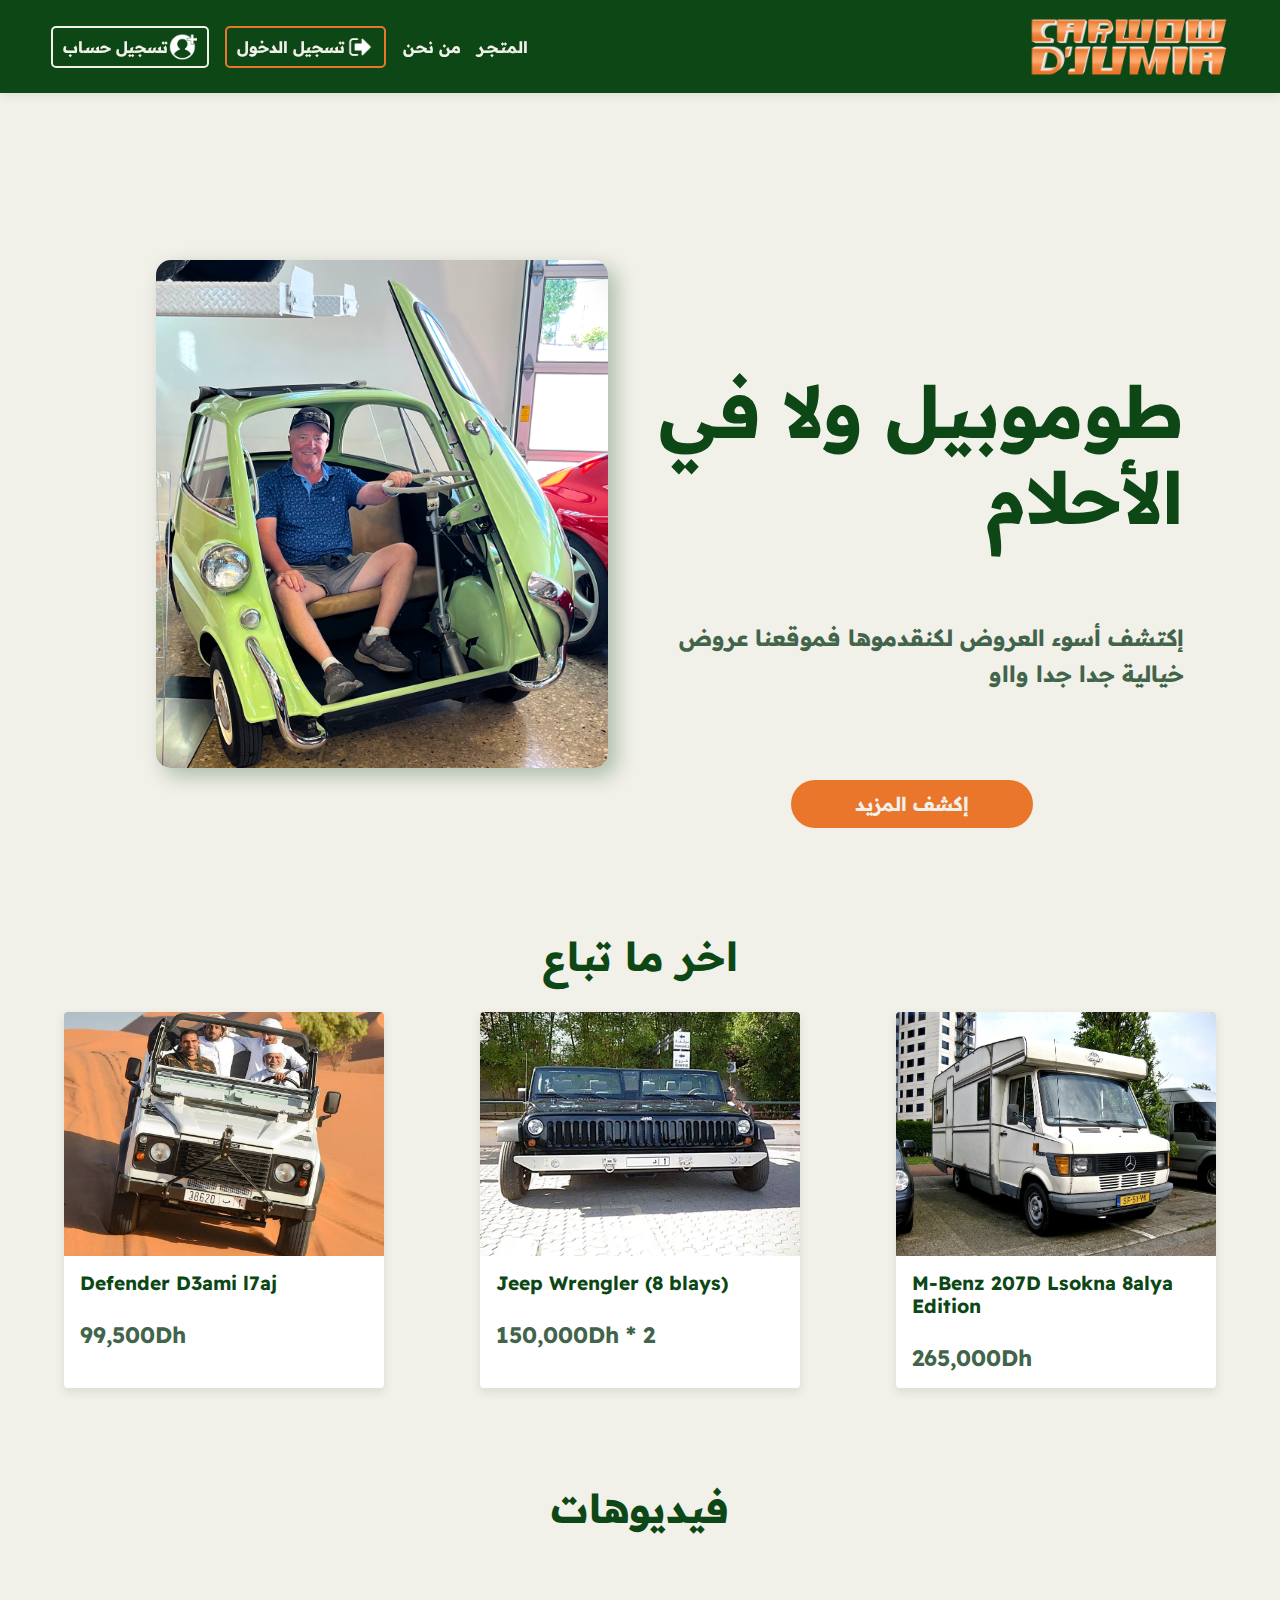
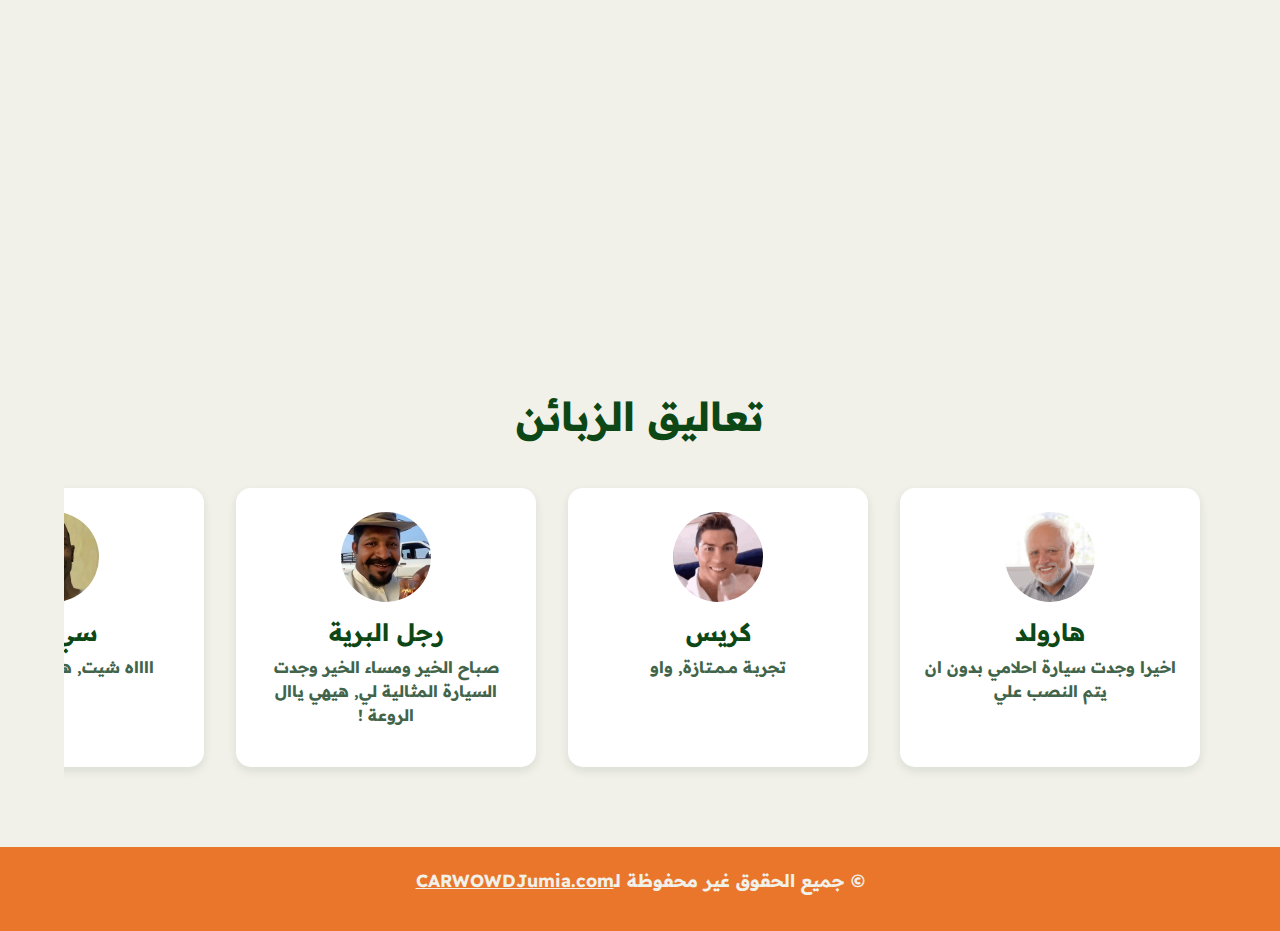
<file: index.html>
<!DOCTYPE html>
<html lang="ar">
<head>
    <meta charset="UTF-8">
    <meta http-equiv="refresh" content="0; url=cwj_main.html">
    <title>Redirecting...</title>
    <script>
        // JavaScript fallback for redirection
        window.location.href = "cwj_main.html";
    </script>
</head>
<body>
    <p>إذا لم يتم تحويلك تلقائيًا، <a href="cwj_main.html">اضغط هنا</a>.</p>
</body>
</html>
</file>
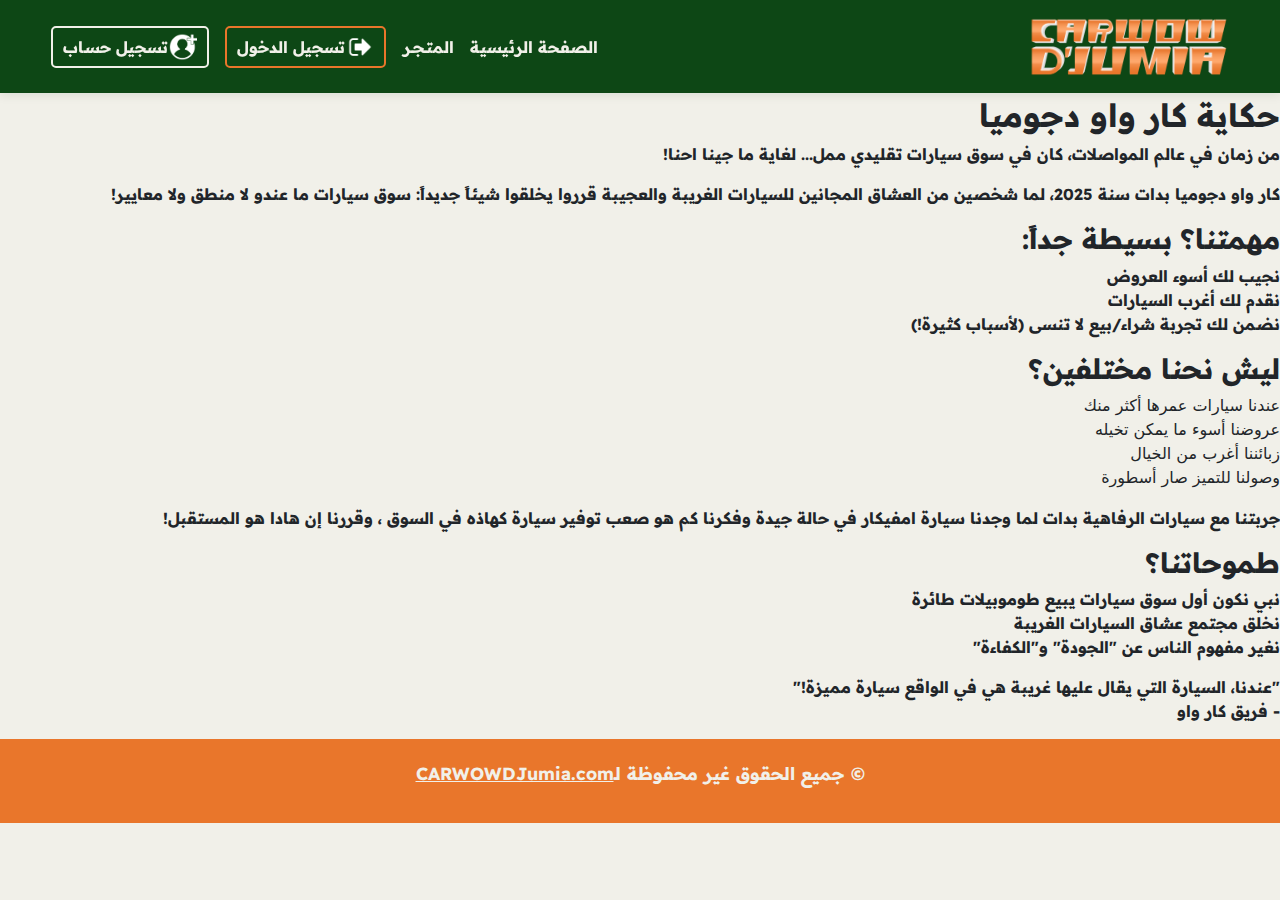
<file: cwj_about.html>
<!DOCTYPE html>
<html>
<link href="https://cdn.jsdelivr.net/npm/bootstrap@5.3.0/dist/css/bootstrap.min.css" rel="stylesheet">
<link rel="stylesheet" href="cwj_style.css" />
<head>
    <meta charset="UTF-8">
    <meta name="viewport" content="width=device-width, initial-scale=1.0">
    <title>CARWOW D'Jumia | Home</title>
</head>
<body>
    <header>
		<div class="logo">
			<a href="cwj_main.html">
				<img src="./assets/logo.png" alt="CWJ Logo">
			</a>
		</div>
		<nav>
			<a href="cwj_main.html">الصفحة الرئيسية</a>
			<a href="cwj_shop.html">المتـجــر</a>
			<div class="auth-buttons">
				<a href="sin_form.html" class="signin-btn">
					<img src="./assets/icons/signin.png" alt="Sign In">تسجيل الدخول</a>
				<a href="sup_form.html" class="signup-btn">
					<img src="./assets/icons/signup.png" alt="Sign Up">تسجيل حسـاب</a>
			</div>
		</nav>
	</header>
	<br><br><br><br>
	<div class="about-content">
    <div class="about-panel">
        <h2>حكاية كار واو دجوميا</h2>
        
        <p>من زمان في عالم المواصلات، كان في سوق سيارات تقليدي ممل... لغاية ما جينا احنا!</p>
        
        <p>كار واو دجوميا بدات سنة 2025، لما شخصين من العشاق المجانين للسيارات الغريبة والعجيبة قرروا يخلقوا شيئاً جديداً: سوق سيارات ما عندو لا منطق ولا معايير!</p>
        
        <h3>مهمتنا؟ بسيطة جداً:</h3>
        <p>نجيب لك أسوء العروض<br>
        نقدم لك أغرب السيارات<br>
        نضمن لك تجربة شراء/بيع لا تنسى (لأسباب كثيرة!)</p>
        
        <h3>ليش نحنا مختلفين؟</h3>
        <ul>
            <li>عندنا سيارات عمرها أكثر منك</li>
            <li>عروضنا أسوء ما يمكن تخيله</li>
            <li>زبائننا أغرب من الخيال</li>
            <li>وصولنا للتميز صار أسطورة</li>
        </ul>
        
        <p>جربتنا مع سيارات الرفاهية بدات لما وجدنا سيارة امفيكار في حالة جيدة وفكرنا كم هو صعب توفير سيارة كهاذه في السوق ، وقررنا إن هادا هو المستقبل!</p>
        
        <h3>طموحاتنا؟</h3>
        <p>نبي نكون أول سوق سيارات يبيع طوموبيلات طائرة<br>
        نخلق مجتمع عشاق السيارات الغريبة<br>
        نغير مفهوم الناس عن "الجودة" و"الكفاءة"</p>
        
        <p class="highlight">"عندنا، السيارة التي يقال عليها غريبة هي في الواقع سيارة مميزة!"<br> - فريق كار واو</p>
    </div>
	<!-- <div class="about-content">
    <div class="about-panel">
    
        
	   <div class="team-section">
            <h3>الفريق المجنون وراء هذا الجنون!</h3>
            <div class="team-grid">
                <div class="team-card">
                    <img src="./assets/sad.png" alt="Team Member" class="team-img">
                    <h4 class="team-name">منصف "الزعيم"</h4>
                    <p class="team-title">خبير السيارات الغريبة</p>
                    <p>"إذا كانت السيارة تبدو منطقية، فنحن لسنا مهتمين!"</p>
                </div>
                <div class="team-card">
                    <img src="./assets//sad.png" alt="Team Member" class="team-img">
                    <h4 class="team-name">سلمى "المخترعة"</h4>
                    <p class="team-title">مسؤولة العروض غير المقبولة</p>
                    <p>"مهمتي إيجاد السيارات التي يرفضها الآخرون!"</p>
                </div>
            </div>
        </div>

        <div class="timeline">
            <h3>رحلتنا المجنونة</h3>
            <div class="timeline-item">
                <div class="timeline-date">يناير 2025</div>
                <div class="timeline-content">
                    <p>ولدت الفكرة بعد أن حاولنا بيع سيارة "بيبل P50" وقالوا لنا أنها لعبة!</p>
                </div>
            </div>
            <div class="timeline-item">
                <div class="timeline-date">مارس 2025</div>
                <div class="timeline-content">
                    <p>أول عملية بيع: شاحنة فورد مقلوبة لسيرك محلي</p>
                </div>
            </div>
            <div class="timeline-item">
                <div class="timeline-date">ديسمبر 2025</div>
                <div class="timeline-content">
                    <p>توسعنا لبيع سيارات برمائية وبدأنا نكتسب سمعة "الموقع الأغرب"</p>
                </div>
            </div>
        </div>

        <div class="highlight">
            "نحن لا نبيع سيارات، نبيع قصصاً وحكايات ستسردها لأحفادك!"
            <br>- مؤسسو كار واو دجوميا
        </div>
    </div>-->
</div>
</div>
	<footer>
		<div class="footer-content">
			<p>© جميع الحقوق غير محفوظة لـ<a href="https://github.com/WIZZ3X/CARWOW-D-Jumia">CARWOWDJumia.com</a></p>
		</div>
	</footer>
</body>
</html>
</file>
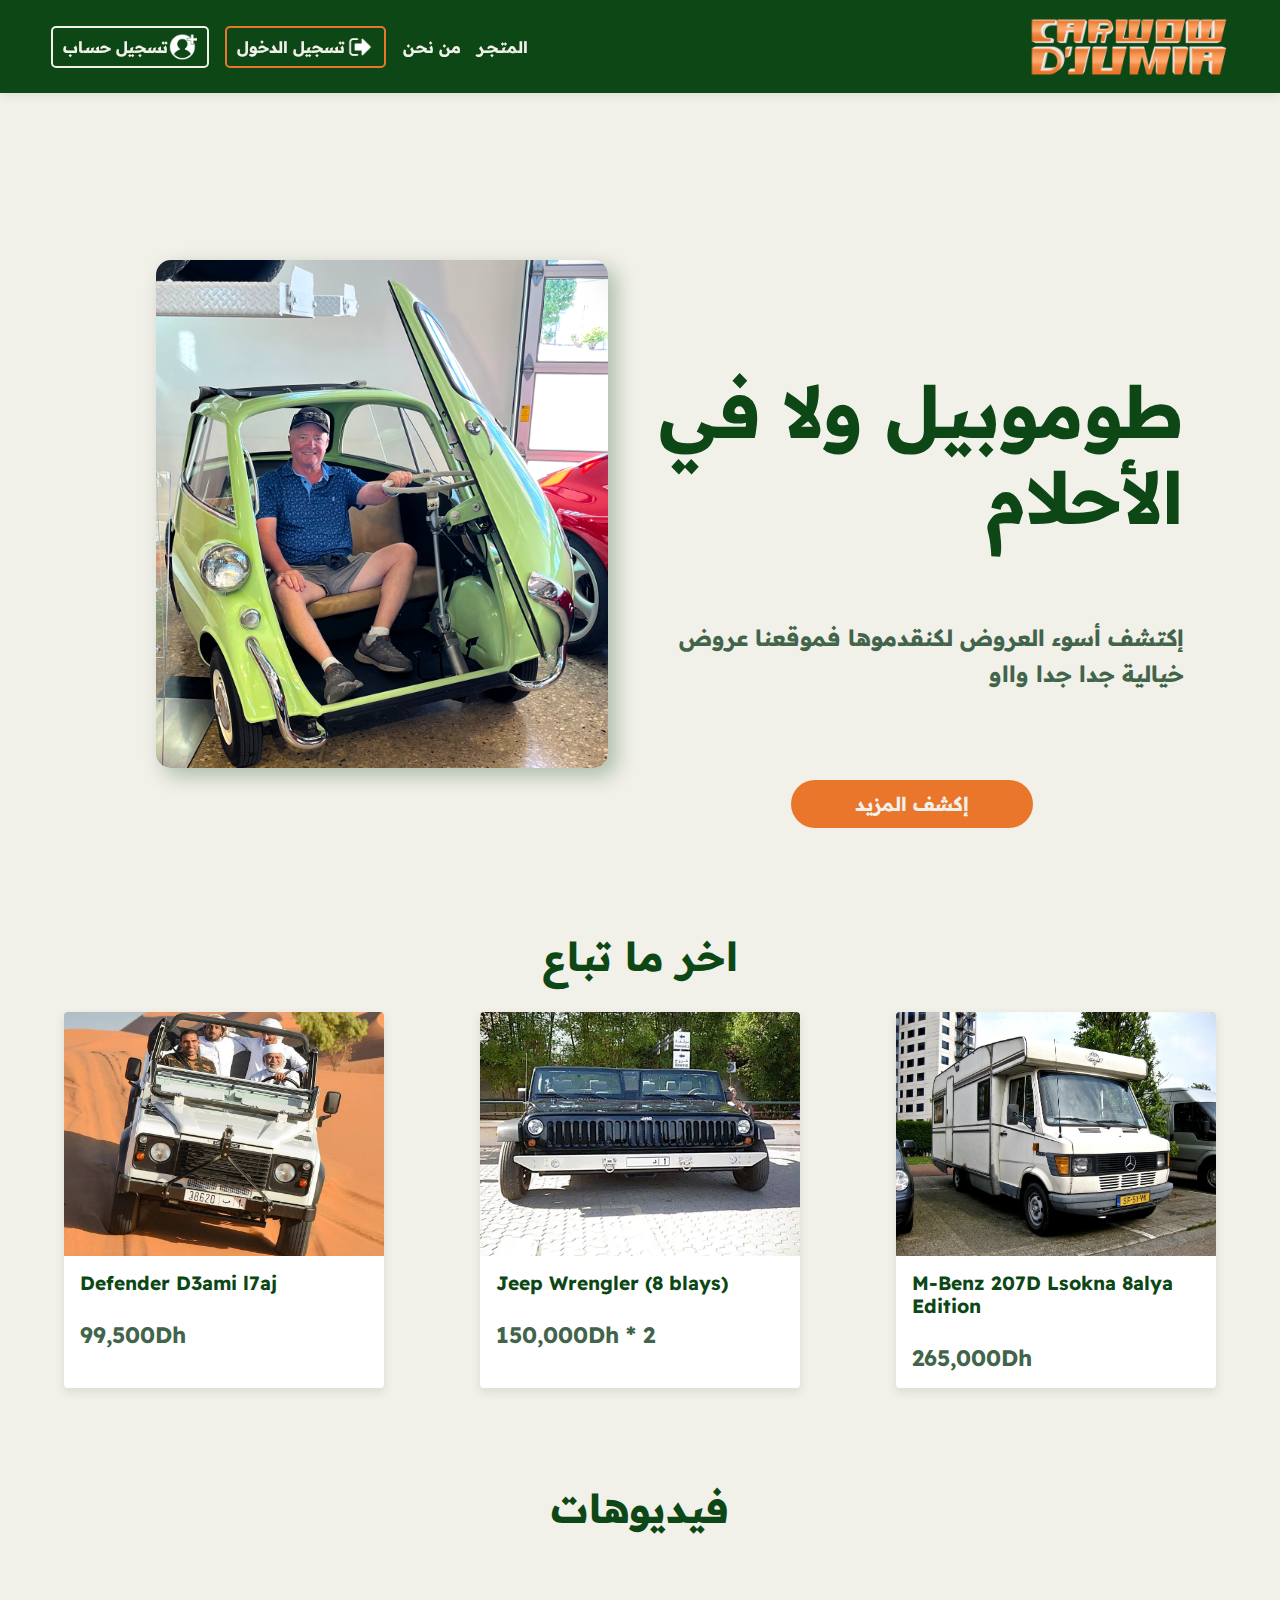
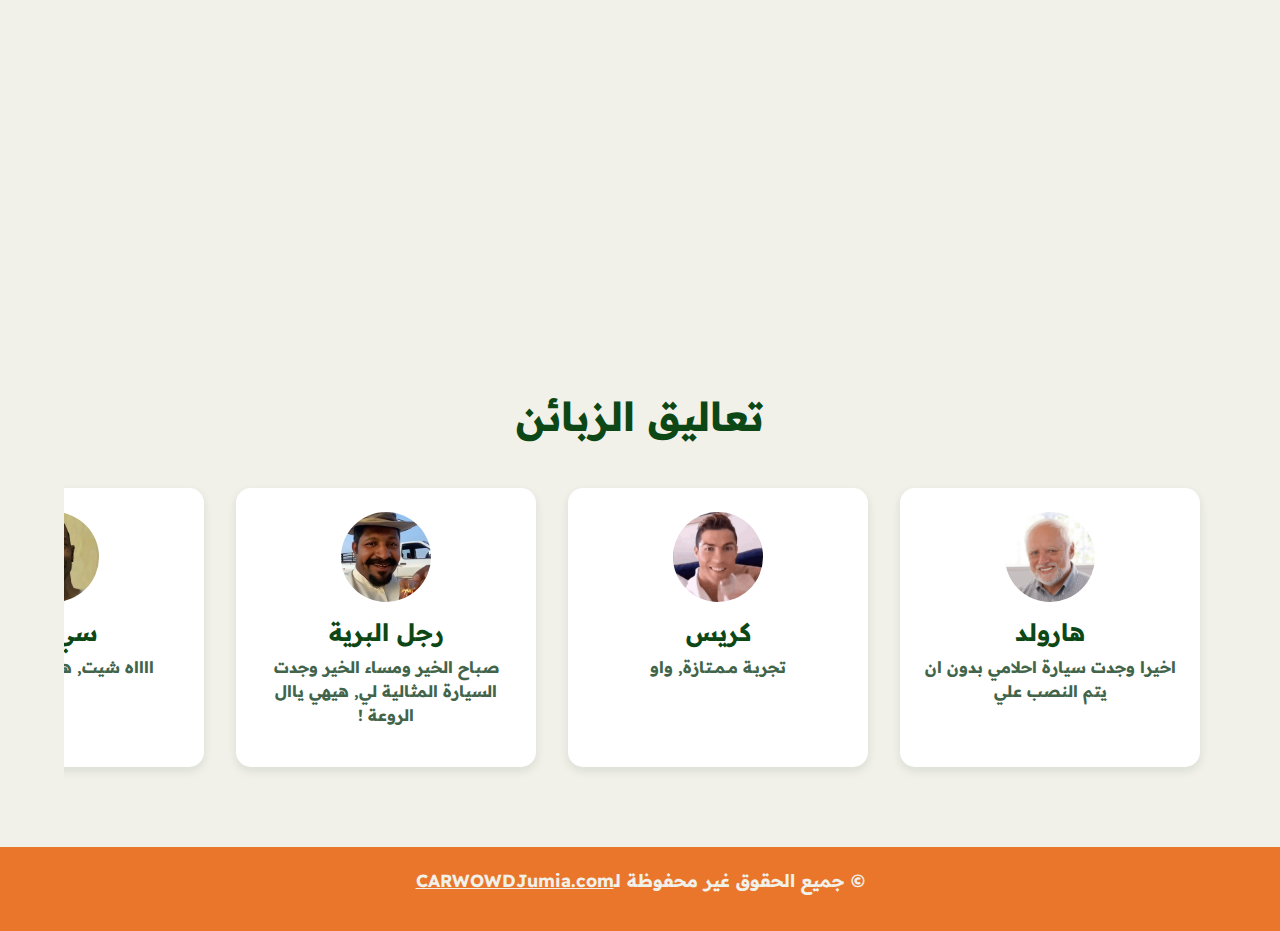
<file: cwj_main.html>
<!DOCTYPE html>
<html>
<link href="https://cdn.jsdelivr.net/npm/bootstrap@5.3.0/dist/css/bootstrap.min.css" rel="stylesheet">
<link rel="stylesheet" href="cwj_style.css" />
<head>
    <meta charset="UTF-8">
    <meta name="viewport" content="width=device-width, initial-scale=1.0">
    <title>CARWOW D'Jumia | Home</title>
</head>
<body>
    <header>
		<div class="logo">
			<a href="cwj_main.html">
				<img src="./assets/logo.png" alt="CWJ Logo">
			</a>
		</div>
		<nav>
			<a href="cwj_shop.html">المتـجــر</a>
			<a href="cwj_about.html">من نحـن</a>
			<div class="auth-buttons">
				<a href="sin_form.html" class="signin-btn">
					<img src="./assets/icons/signin.png" alt="Sign In">تسجيل الدخول</a>
				<a href="sup_form.html" class="signup-btn">
					<img src="./assets/icons/signup.png" alt="Sign Up">تسجيل حسـاب</a>
			</div>
		</nav>
	</header>

    <section class="hero">
        <div class="hero-content">
            <h1>طوموبيل ولا في الأحلام</h1><br>
            <p>إكتشف أسوء العروض لكنقدموها فموقعنا
				 عروض خيالية جدا جدا وااو</p>
            <a href="cwj_shop.html" class="cta-button">إكشف المزيد</a>
        </div>
        <div>
			<img src="./assets/cars/main/bmw_isseta.png" alt="bmw_isseta">
		</div>
    </section>

	<section class="featured-cars">
		<h2>اخر ما تباع</h2>
		<div class="car-grid">
		  <div class="car-card">
			<img src="./assets/cars/main/207d.jpg" alt="Car 1">
			<h3>M-Benz 207D Lsokna 8alya Edition</h3><p>265,000Dh</p>
		  </div>
		  <div class="car-card">
			<img src="./assets/cars/main/wjeep.jpg" alt="Car 2">
			<h3>Jeep Wrengler (8 blays)</h3><p>2 * 150,000Dh</p>
		  </div>
		  <div class="car-card">
			<img src="./assets/cars/main/defender.jpg" alt="Car 2">
			<h3>Defender D3ami l7aj</h3><p>99,500Dh</p>
		  </div>
		</div>
	</section>

	<section class="videos">
		<h2>فيديوهات</h2>
		<div class="video-container">
			<iframe width="491" height="873" src="https://www.youtube.com/embed/as5ouu5X1n0" title="This super small car is further proof that size doesn&#39;t matter! 🚗 #cars #vehicles #small" frameborder="0" allow="accelerometer; autoplay; clipboard-write; encrypted-media; gyroscope; picture-in-picture; web-share" referrerpolicy="strict-origin-when-cross-origin" allowfullscreen></iframe>
			<iframe width="688" height="387" src="https://www.youtube.com/embed/ELCMBTKD2Z0" title="&quot;How&#39;s the Project Car going?&quot; #car #meme" frameborder="0" allow="accelerometer; autoplay; clipboard-write; encrypted-media; gyroscope; picture-in-picture; web-share" referrerpolicy="strict-origin-when-cross-origin" allowfullscreen></iframe>
		</div>
	</section>
	
	<section class="testimonials">
		<h2>تعاليق الزبائن</h2>
		<div class="slider">
			<div class="slide">
				<img src="./assets/users/harold.png" alt="User 2">
				<h3>هارولد</h3>
				<p>اخيرا وجدت سيارة احلامي بدون ان يتم النصب علي</p>
		  	</div>
		  	<div class="slide">
				<img src="./assets/users/cr.png" alt="User 1">
				<h3>كريس</h3>
				<p>تجربـة مــمـــتازة, واو</p>
		  	</div>
			<div class="slide">
				<img src="./assets/users/rajolalbaria.png" alt="User 1">
				<h3>رجل البرية</h3>
				<p>صباح الخير ومساء الخير وجدت السيارة المثالية لي, هيهي ياال الروعة !</p>
			</div>
		  	<div class="slide">
				<img src="./assets/users/cj.jpeg" alt="User 1">
				<h3>سي جي</h3>
				<p>ااااه شيت, هير وي جو اجين</p>
		  	</div>
			<div class="slide">
				<img src="./assets/users/ye.png" alt="User 2">
				<h3>كانيي غرب</h3>
				<p>نــاضي</p>
		  	</div>
			<div class="slide">
				<img src="./assets/users/mnanok.png" alt="User 2">
				<h3>منانوك</h3>
				<p>الــعععدسسس هيههههه ,الرععععدد هخههههههه, المهم طوموبيلات واعرين هنا</p>
			</div>
		  <!-- more slides if I want -->
		</div>
	</section>
	<footer>
		<div class="footer-content">
			<p>© جميع الحقوق غير محفوظة لـ<a href="https://github.com/WIZZ3X/CARWOW-D-Jumia">CARWOWDJumia.com</a></p>
		</div>
	</footer>
</body>
</html>
</file>
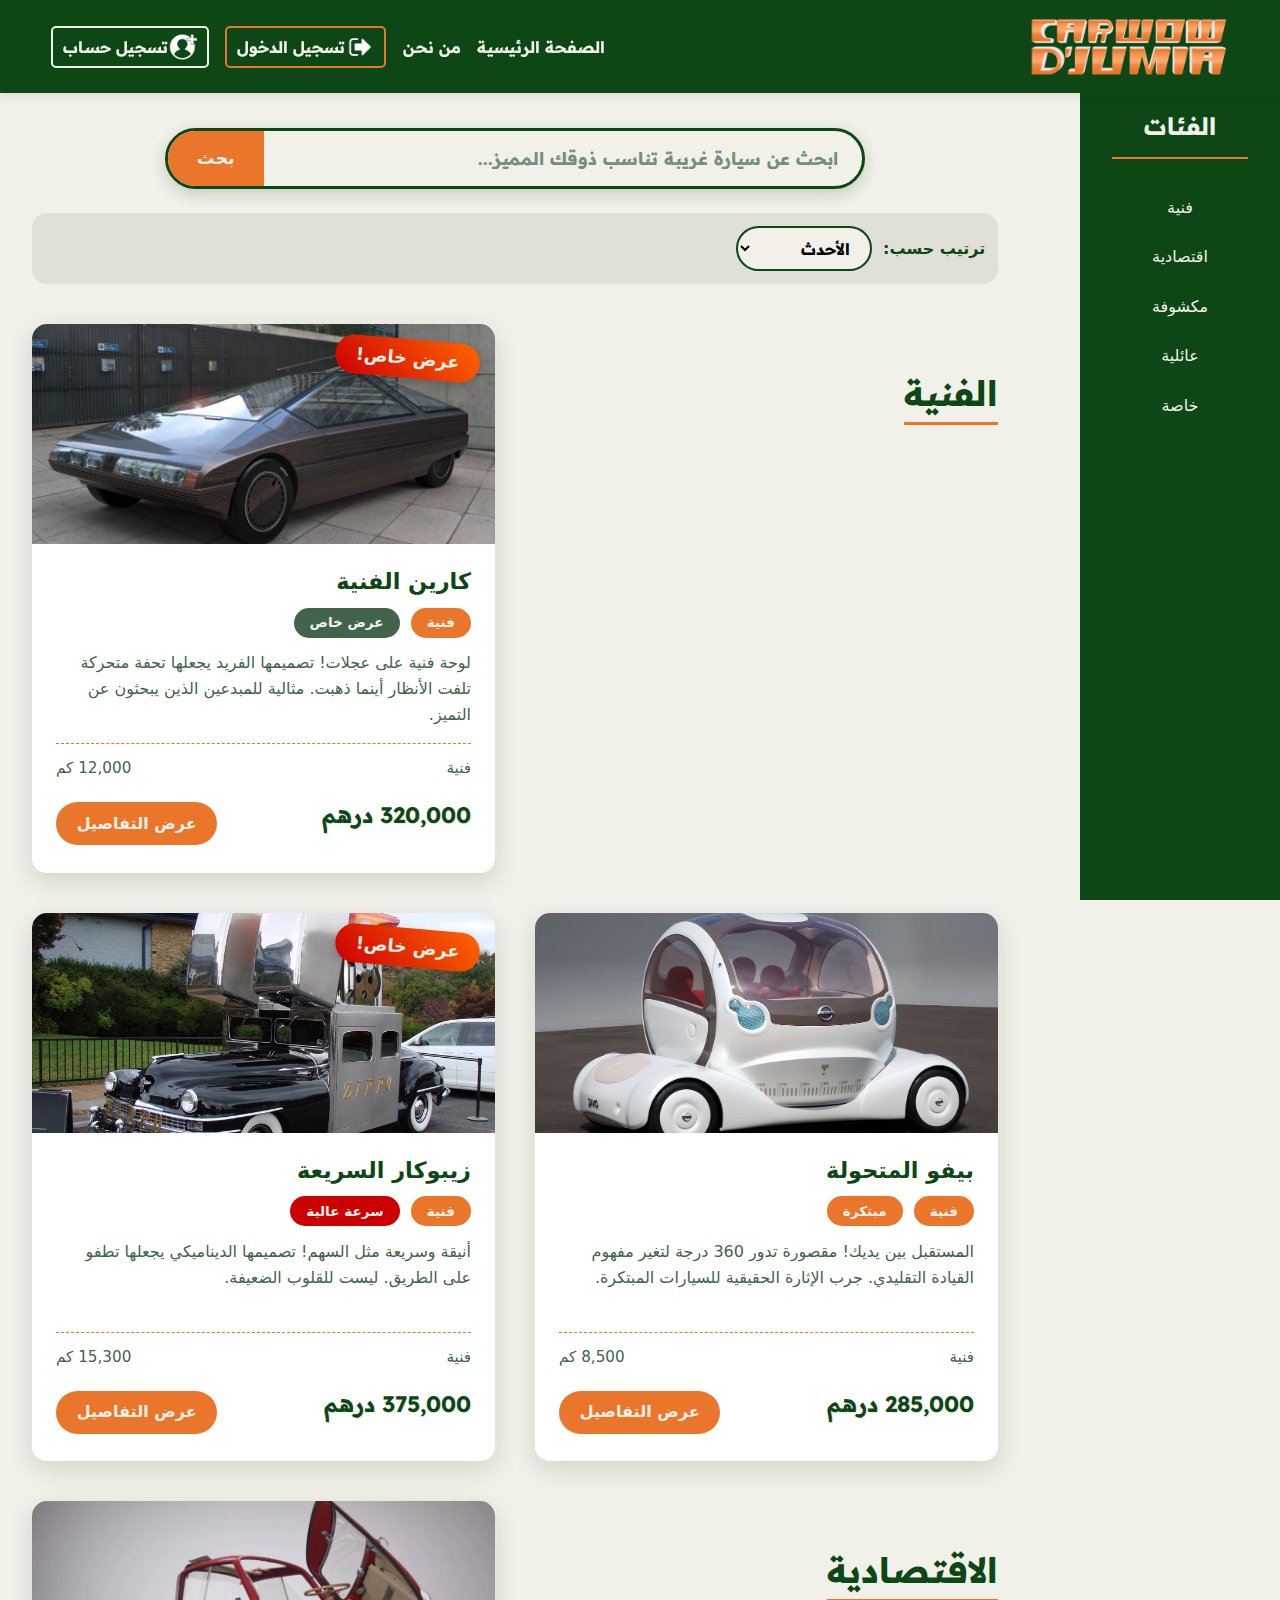
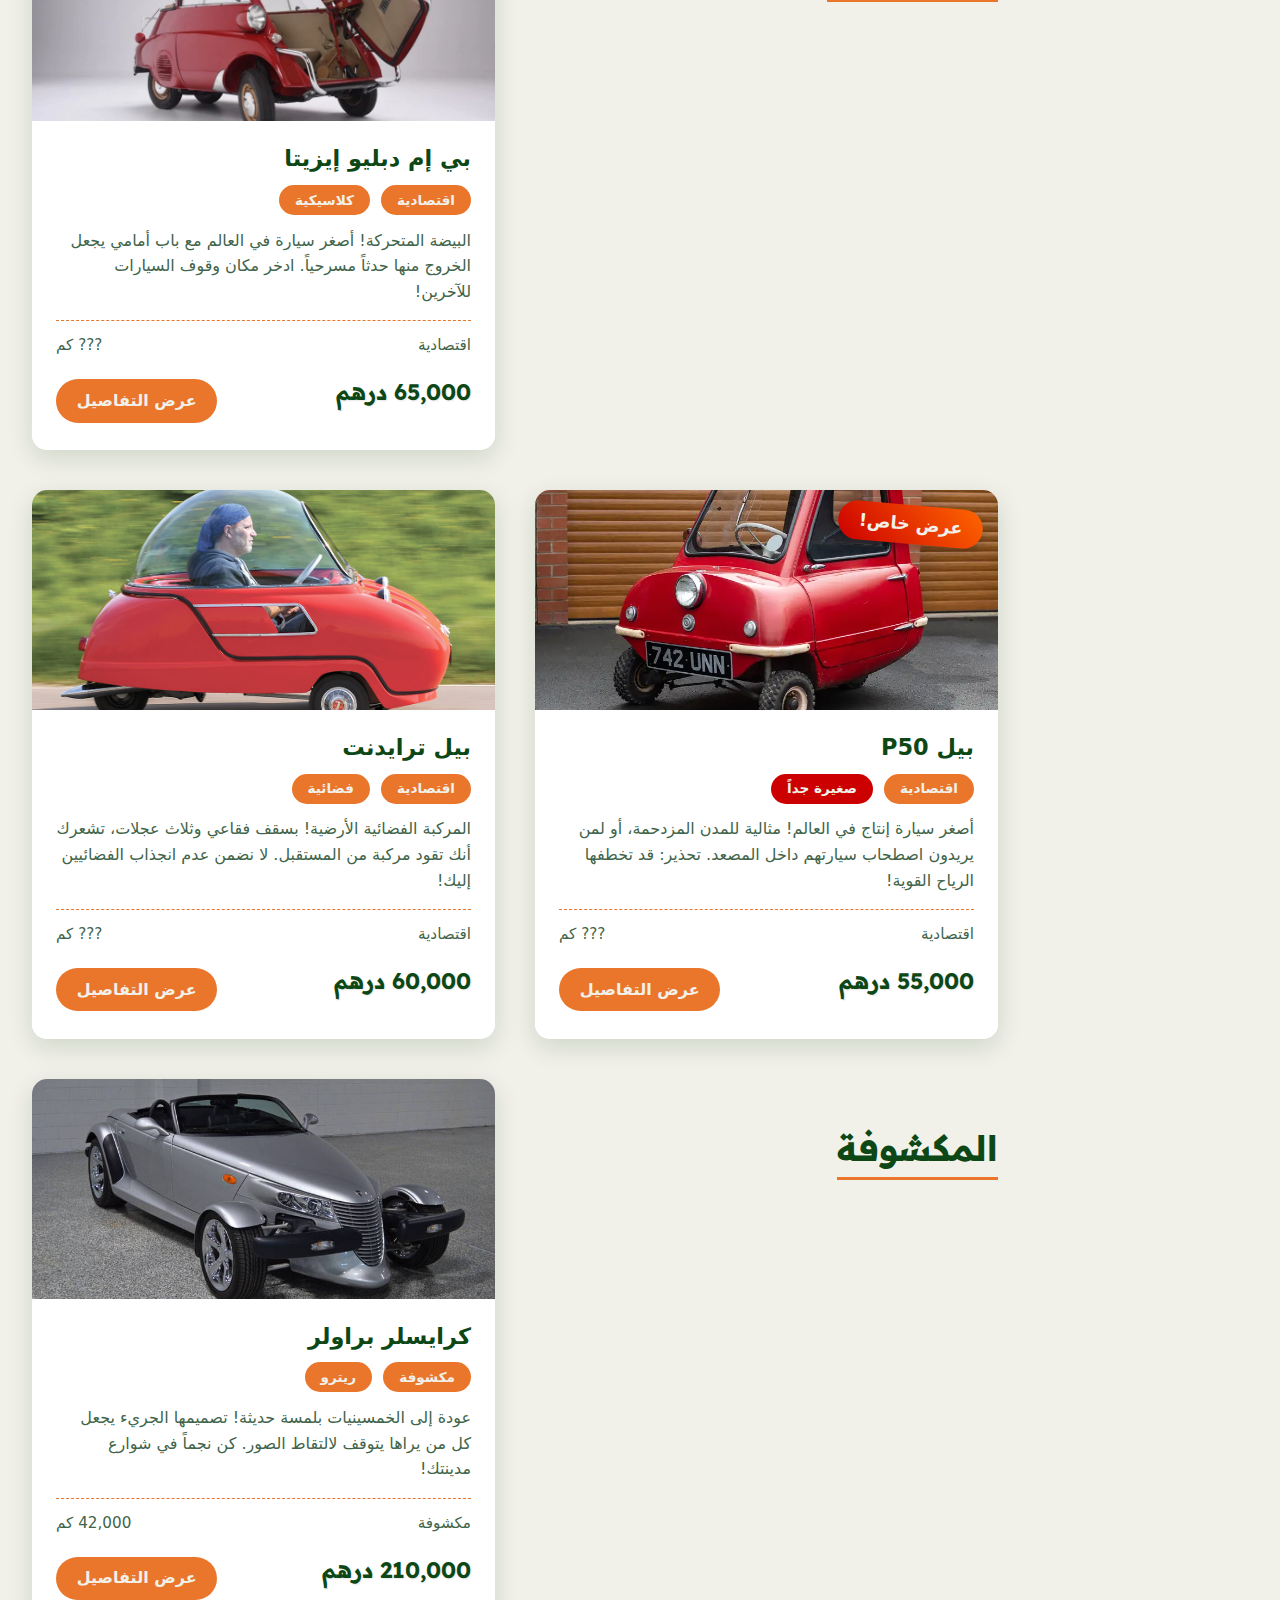
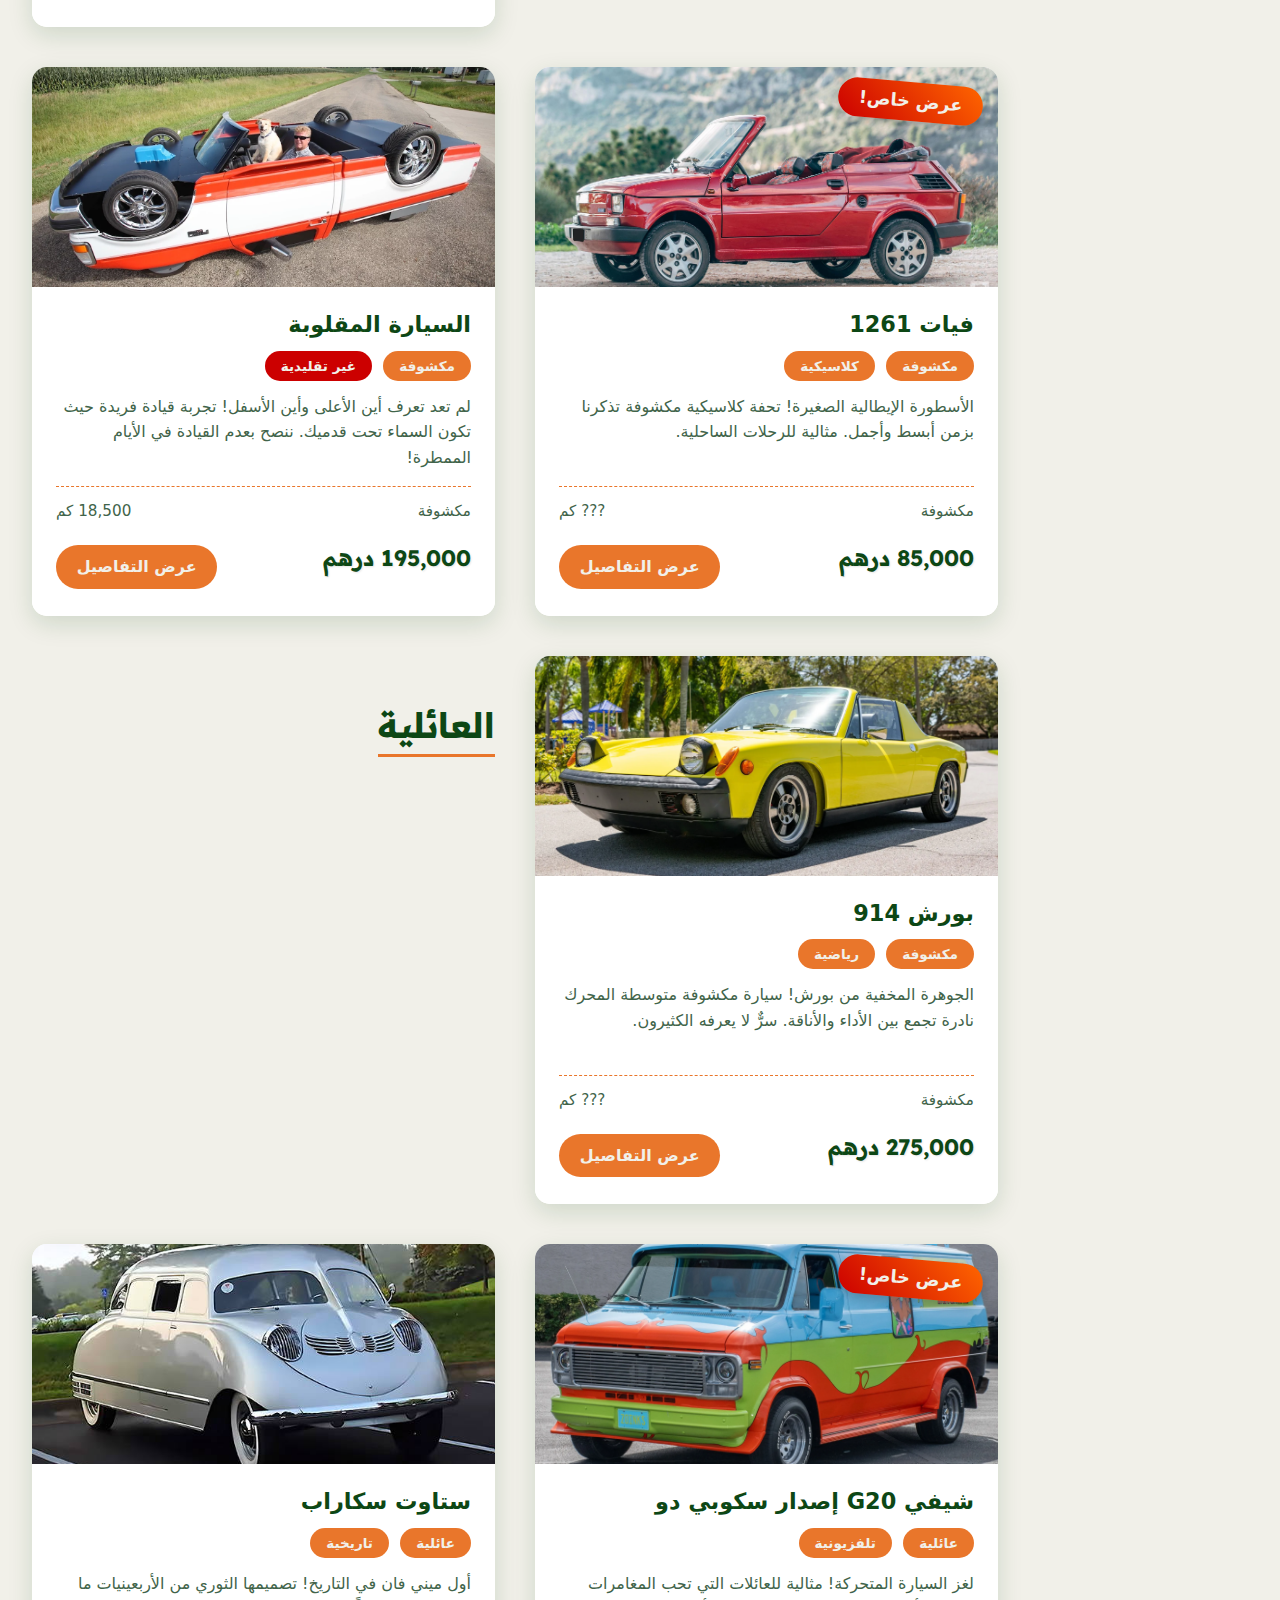
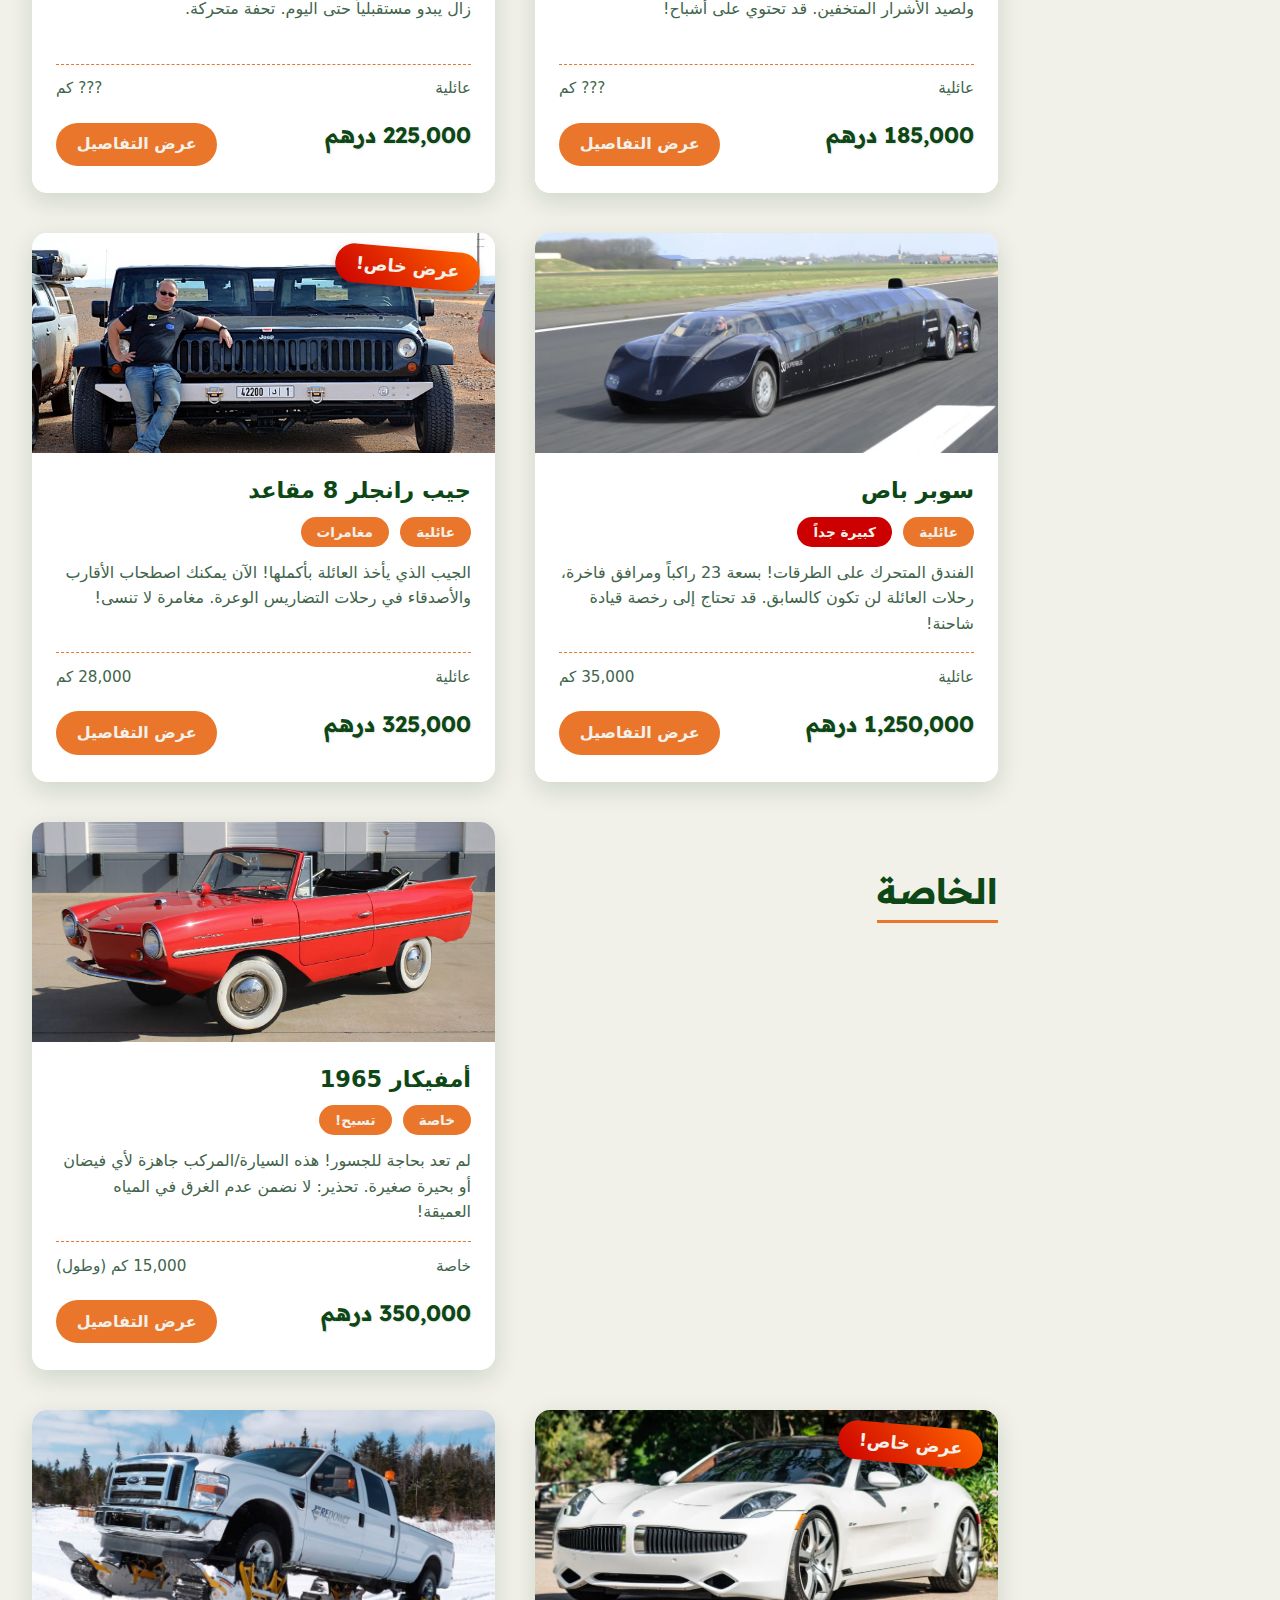
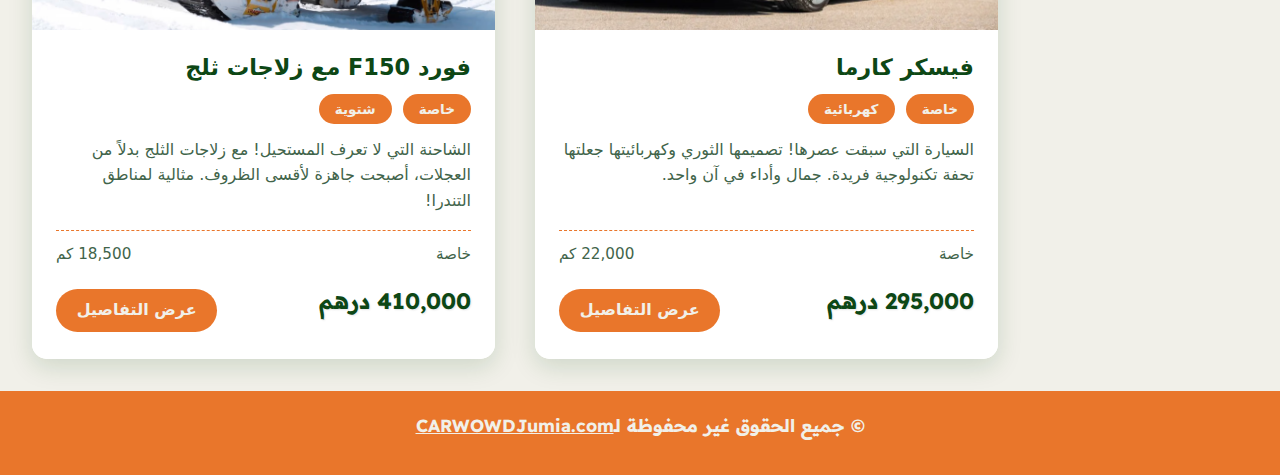
<file: cwj_shop.html>
<!DOCTYPE html>
<html>
<link href="https://cdn.jsdelivr.net/npm/bootstrap@5.3.0/dist/css/bootstrap.min.css" rel="stylesheet">
<link rel="stylesheet" href="cwj_style.css" />
<head>
    <meta charset="UTF-8">
    <meta name="viewport" content="width=device-width, initial-scale=1.0">
    <title>CARWOW D'Jumia | المتجر</title>
    <style>
        /* Enhanced search bar */
        .search-container {
            display: flex;
            margin: 1rem auto;
            max-width: 700px;
            border-radius: 35px;
            overflow: hidden;
            border: 3px solid #0D4715;
            background: #F1F0E9;
            box-shadow: 0 5px 15px rgba(13, 71, 21, 0.2);
        }
        
        .search-container input {
            flex-grow: 1;
            padding: 0.9rem 1.5rem;
            border: none;
            font-size: 1.1rem;
            background: transparent;
            font-family: 'ReadexPro', sans-serif;
        }
        
        .search-container input::placeholder {
            color: #41644A;
            opacity: 0.7;
        }
        
        .search-container button {
            background: #E9762B;
            color: #F1F0E9;
            border: none;
            padding: 0 1.8rem;
            cursor: pointer;
            font-weight: bold;
            font-size: 1.1rem;
            transition: all 0.3s ease;
        }
        
        .search-container button:hover {
            background: #d16623;
            letter-spacing: 1px;
        }
        
        /* Improved toolbar */
        .shop-toolbar {
            display: flex;
            justify-content: space-between;
            align-items: center;
            margin: 1.5rem 0 2.5rem;
            flex-wrap: wrap;
            gap: 1.2rem;
            padding: 0.8rem;
            background: rgba(65, 100, 74, 0.1);
            border-radius: 15px;
        }
        
        .sort-container {
            display: flex;
            align-items: center;
            gap: 0.7rem;
        }
        
        .sort-container span {
            font-weight: bold;
            color: #0D4715;
        }
        
        .sort-container select {
            padding: 0.6rem 1rem;
            border: 2px solid #0D4715;
            border-radius: 30px;
            background: #F1F0E9;
            font-family: 'ReadexPro', sans-serif;
            font-size: 1rem;
        }
        
        /* Enhanced car cards */
        .shop-grid {
            display: grid;
            grid-template-columns: repeat(auto-fill, minmax(320px, 1fr));
            gap: 2.5rem;
        }
        
        .shop-card {
            position: relative;
            border-radius: 15px;
            overflow: hidden;
            transform: translateY(0);
            transition: all 0.4s cubic-bezier(0.175, 0.885, 0.32, 1.275);
            box-shadow: 0 8px 25px rgba(13, 71, 21, 0.15);
        }
        
        .shop-card:hover {
            transform: translateY(-10px) scale(1.02);
            box-shadow: 0 15px 35px rgba(233, 118, 43, 0.25);
        }
        
        .shop-card img {
            width: 100%;
            height: 220px;
            object-fit: cover;
            transition: transform 0.5s ease;
        }
        
        .shop-card:hover img {
            transform: scale(1.05);
        }
        
        .car-info {
            padding: 1.5rem;
            background: white;
        }
        
        .car-info h4 {
            font-size: 1.4rem;
            color: #0D4715;
            margin-bottom: 0.5rem;
            font-weight: bold;
        }
        
        .car-stats {
            display: flex;
            justify-content: space-between;
            color: #41644A;
            font-size: 0.95rem;
            margin: 0.8rem 0;
            padding-top: 0.8rem;
            border-top: 1px dashed #E9762B;
        }
        
        .car-tags {
            display: flex;
            flex-wrap: wrap;
            gap: 0.7rem;
            margin: 0.8rem 0;
        }
        
        .car-tag {
            background: #E9762B;
            color: #F1F0E9;
            padding: 0.3rem 1rem;
            border-radius: 25px;
            font-size: 0.85rem;
            font-weight: bold;
        }
        
        .car-tag.warning {
            background: #cc0000;
            animation: pulse 2s infinite;
        }
        
        .car-tag.info {
            background: #41644A;
        }
        
        .special-offer {
            position: absolute;
            top: 15px;
            right: 15px;
            background: linear-gradient(45deg, #cc0000, #ff6600);
            color: #F1F0E9;
            padding: 0.4rem 1.3rem;
            border-radius: 25px;
            font-weight: bold;
            z-index: 10;
            transform: rotate(5deg);
            box-shadow: 0 4px 10px rgba(0,0,0,0.2);
            font-size: 1.1rem;
        }
        
        .car-description {
            color: #41644A;
            font-size: 1rem;
            line-height: 1.6;
            margin: 0.8rem 0;
            min-height: 80px;
        }
        
        .car-price {
            display: flex;
            justify-content: space-between;
            align-items: center;
            margin-top: 1.2rem;
        }
        
        .car-price p {
            color: #0D4715;
            font-weight: bold;
            font-size: 1.4rem;
            text-shadow: 1px 1px 2px rgba(0,0,0,0.1);
        }
        
        .view-btn {
            background: #E9762B;
            color: #F1F0E9;
            border: none;
            padding: 0.6rem 1.3rem;
            border-radius: 25px;
            cursor: pointer;
            transition: all 0.3s ease;
            font-weight: bold;
            font-size: 1rem;
        }
        
        .view-btn:hover {
            background: #0D4715;
            transform: scale(1.05);
        }
        
        /* Category section styling */
        .category-section {
            margin: 3rem 0 1.5rem;
            position: relative;
        }
        
        .category-section h3 {
            font-size: 2.2rem;
            color: #0D4715;
            padding-bottom: 0.5rem;
            border-bottom: 3px solid #E9762B;
            display: inline-block;
        }
        
        /* Animation for warning tags */
        @keyframes pulse {
            0% { box-shadow: 0 0 0 0 rgba(204, 0, 0, 0.7); }
            70% { box-shadow: 0 0 0 10px rgba(204, 0, 0, 0); }
            100% { box-shadow: 0 0 0 0 rgba(204, 0, 0, 0); }
        }
        
        /* Responsive adjustments */
        @media (max-width: 992px) {
            .shop-main {
                margin-right: 0;
            }
            
            .shop-container {
                flex-direction: column;
            }
            
            .shop-sidebar {
                position: relative;
                width: 100%;
                height: auto;
                margin-bottom: 2rem;
            }
            
            .shop-toolbar {
                flex-direction: column;
                align-items: flex-start;
            }
            
            .search-container {
                width: 100%;
                max-width: 100%;
            }
        }
        
        @media (max-width: 576px) {
            .shop-grid {
                grid-template-columns: 1fr;
            }
            
            .car-price {
                flex-direction: column;
                align-items: flex-start;
                gap: 1rem;
            }
        }
    </style>
</head>
<body>
    <header>
        <div class="logo">
            <a href="cwj_main.html">
                <img src="./assets/logo.png" alt="CWJ Logo">
            </a>
        </div>
        <nav>
            <a href="cwj_main.html">الصفحة الرئيسية</a>
            <a href="cwj_about.html">من نحـن</a>
            <div class="auth-buttons">
                <a href="sin_form.html" class="signin-btn">
                    <img src="./assets/icons/signin.png" alt="Sign In">تسجيل الدخول</a>
                <a href="sup_form.html" class="signup-btn">
                    <img src="./assets/icons/signup.png" alt="Sign Up">تسجيل حسـاب</a>
            </div>
        </nav>
    </header>
    
    <main class="shop-container">
        <!-- Categories Sidebar -->
        <aside class="shop-sidebar">
            <h3>الفئات</h3>
            <ul>
                <li><a href="#artistic">فنية</a></li>
                <li><a href="#budget">اقتصادية</a></li>
                <li><a href="#convertible">مكشوفة</a></li>
                <li><a href="#family">عائلية</a></li>
                <li><a href="#special">خاصة</a></li>
            </ul>
        </aside>
    
        <!-- Main Shop Content -->
        <div class="shop-main">
            <!-- Search bar -->
            <div class="search-container">
                <input type="text" placeholder="ابحث عن سيارة غريبة تناسب ذوقك المميز...">
                <button type="button">بحث</button>
            </div>
            
            <!-- Toolbar with filters and sorting -->
            <div class="shop-toolbar">
                <div class="sort-container">
                    <span>ترتيب حسب:</span>
                    <select>
                        <option>الأحدث</option>
                        <option>الأغلى ثمناً</option>
                        <option>الأرخص</option>
                        <option>الأكثر غرابة</option>
                    </select>
                </div>
            </div>
    
            <!-- Cars Grid -->
            <div class="shop-grid">
                <!-- Artistic Category -->
                <div class="category-section">
                    <h3 id="artistic">الفنية</h3>
                </div>
                
                <div class="shop-card">
                    <div class="special-offer">عرض خاص!</div>
                    <img src="./assets/cars/Artistic/karin1.jpg" alt="Karin">
                    <div class="car-info">
                        <h4>كارين الفنية</h4>
                        <div class="car-tags">
                            <span class="car-tag">فنية</span>
                            <span class="car-tag info">عرض خاص</span>
                        </div>
                        <div class="car-description">
                            لوحة فنية على عجلات! تصميمها الفريد يجعلها تحفة متحركة تلفت الأنظار أينما ذهبت. مثالية للمبدعين الذين يبحثون عن التميز.
                        </div>
                        <div class="car-stats">
                            <span>فنية</span>
                            <span>12,000 كم</span>
                        </div>
                        <div class="car-price">
                            <p>320,000 درهم</p>
                            <button class="view-btn">عرض التفاصيل</button>
                        </div>
                    </div>
                </div>
                
                <div class="shop-card">
                    <img src="./assets/cars/Artistic/pivo1.png" alt="Pivo">
                    <div class="car-info">
                        <h4>بيفو المتحولة</h4>
                        <div class="car-tags">
                            <span class="car-tag">فنية</span>
                            <span class="car-tag">مبتكرة</span>
                        </div>
                        <div class="car-description">
                            المستقبل بين يديك! مقصورة تدور 360 درجة لتغير مفهوم القيادة التقليدي. جرب الإثارة الحقيقية للسيارات المبتكرة.
                        </div>
                        <div class="car-stats">
                            <span>فنية</span>
                            <span>8,500 كم</span>
                        </div>
                        <div class="car-price">
                            <p>285,000 درهم</p>
                            <button class="view-btn">عرض التفاصيل</button>
                        </div>
                    </div>
                </div>
                
                <div class="shop-card">
                    <div class="special-offer">عرض خاص!</div>
                    <img src="./assets/cars/Artistic/zippocar1.jpg" alt="Zippocar">
                    <div class="car-info">
                        <h4>زيبوكار السريعة</h4>
                        <div class="car-tags">
                            <span class="car-tag">فنية</span>
                            <span class="car-tag warning">سرعة عالية</span>
                        </div>
                        <div class="car-description">
                            أنيقة وسريعة مثل السهم! تصميمها الديناميكي يجعلها تطفو على الطريق. ليست للقلوب الضعيفة.
                        </div>
                        <div class="car-stats">
                            <span>فنية</span>
                            <span>15,300 كم</span>
                        </div>
                        <div class="car-price">
                            <p>375,000 درهم</p>
                            <button class="view-btn">عرض التفاصيل</button>
                        </div>
                    </div>
                </div>
                
                <!-- Budget Category -->
                <div class="category-section">
                    <h3 id="budget">الاقتصادية</h3>
                </div>
                
                <div class="shop-card">
                    <img src="./assets/cars/Budget/bmw_isseta2.png" alt="BMW Isetta">
                    <div class="car-info">
                        <h4>بي إم دبليو إيزيتا</h4>
                        <div class="car-tags">
                            <span class="car-tag">اقتصادية</span>
                            <span class="car-tag">كلاسيكية</span>
                        </div>
                        <div class="car-description">
                            البيضة المتحركة! أصغر سيارة في العالم مع باب أمامي يجعل الخروج منها حدثاً مسرحياً. ادخر مكان وقوف السيارات للآخرين!
                        </div>
                        <div class="car-stats">
                            <span>اقتصادية</span>
                            <span>??? كم</span>
                        </div>
                        <div class="car-price">
                            <p>65,000 درهم</p>
                            <button class="view-btn">عرض التفاصيل</button>
                        </div>
                    </div>
                </div>
                
                <div class="shop-card">
                    <div class="special-offer">عرض خاص!</div>
                    <img src="./assets/cars/Budget/peelp50.png" alt="Peel P50">
                    <div class="car-info">
                        <h4>بيل P50</h4>
                        <div class="car-tags">
                            <span class="car-tag">اقتصادية</span>
                            <span class="car-tag warning">صغيرة جداً</span>
                        </div>
                        <div class="car-description">
                            أصغر سيارة إنتاج في العالم! مثالية للمدن المزدحمة، أو لمن يريدون اصطحاب سيارتهم داخل المصعد. تحذير: قد تخطفها الرياح القوية!
                        </div>
                        <div class="car-stats">
                            <span>اقتصادية</span>
                            <span>??? كم</span>
                        </div>
                        <div class="car-price">
                            <p>55,000 درهم</p>
                            <button class="view-btn">عرض التفاصيل</button>
                        </div>
                    </div>
                </div>
                
                <div class="shop-card">
                    <img src="./assets/cars/Budget/peeltrident.png" alt="Peel Trident">
                    <div class="car-info">
                        <h4>بيل ترايدنت</h4>
                        <div class="car-tags">
                            <span class="car-tag">اقتصادية</span>
                            <span class="car-tag">فضائية</span>
                        </div>
                        <div class="car-description">
                            المركبة الفضائية الأرضية! بسقف فقاعي وثلاث عجلات، تشعرك أنك تقود مركبة من المستقبل. لا نضمن عدم انجذاب الفضائيين إليك!
                        </div>
                        <div class="car-stats">
                            <span>اقتصادية</span>
                            <span>??? كم</span>
                        </div>
                        <div class="car-price">
                            <p>60,000 درهم</p>
                            <button class="view-btn">عرض التفاصيل</button>
                        </div>
                    </div>
                </div>
                
                <!-- Convertible Category -->
                <div class="category-section">
                    <h3 id="convertible">المكشوفة</h3>
                </div>
                
                <div class="shop-card">
                    <img src="./assets/cars/Convertible/ChryslerProwler1.jpg" alt="Chrysler Prowler">
                    <div class="car-info">
                        <h4>كرايسلر براولر</h4>
                        <div class="car-tags">
                            <span class="car-tag">مكشوفة</span>
                            <span class="car-tag">ريترو</span>
                        </div>
                        <div class="car-description">
                            عودة إلى الخمسينيات بلمسة حديثة! تصميمها الجريء يجعل كل من يراها يتوقف لالتقاط الصور. كن نجماً في شوارع مدينتك!
                        </div>
                        <div class="car-stats">
                            <span>مكشوفة</span>
                            <span>42,000 كم</span>
                        </div>
                        <div class="car-price">
                            <p>210,000 درهم</p>
                            <button class="view-btn">عرض التفاصيل</button>
                        </div>
                    </div>
                </div>
                
                <div class="shop-card">
                    <div class="special-offer">عرض خاص!</div>
                    <img src="./assets/cars/Convertible/fiat1261.jpg" alt="Fiat 1261">
                    <div class="car-info">
                        <h4>فيات 1261</h4>
                        <div class="car-tags">
                            <span class="car-tag">مكشوفة</span>
                            <span class="car-tag">كلاسيكية</span>
                        </div>
                        <div class="car-description">
                            الأسطورة الإيطالية الصغيرة! تحفة كلاسيكية مكشوفة تذكرنا بزمن أبسط وأجمل. مثالية للرحلات الساحلية.
                        </div>
                        <div class="car-stats">
                            <span>مكشوفة</span>
                            <span>??? كم</span>
                        </div>
                        <div class="car-price">
                            <p>85,000 درهم</p>
                            <button class="view-btn">عرض التفاصيل</button>
                        </div>
                    </div>
                </div>
                
                <div class="shop-card">
                    <img src="./assets/cars/Convertible/flipped1.png" alt="Flipped Car">
                    <div class="car-info">
                        <h4>السيارة المقلوبة</h4>
                        <div class="car-tags">
                            <span class="car-tag">مكشوفة</span>
                            <span class="car-tag warning">غير تقليدية</span>
                        </div>
                        <div class="car-description">
                            لم تعد تعرف أين الأعلى وأين الأسفل! تجربة قيادة فريدة حيث تكون السماء تحت قدميك. ننصح بعدم القيادة في الأيام الممطرة!
                        </div>
                        <div class="car-stats">
                            <span>مكشوفة</span>
                            <span>18,500 كم</span>
                        </div>
                        <div class="car-price">
                            <p>195,000 درهم</p>
                            <button class="view-btn">عرض التفاصيل</button>
                        </div>
                    </div>
                </div>
                
                <div class="shop-card">
                    <img src="./assets/cars/Convertible/porsche9141.png" alt="Porsche 914">
                    <div class="car-info">
                        <h4>بورش 914</h4>
                        <div class="car-tags">
                            <span class="car-tag">مكشوفة</span>
                            <span class="car-tag">رياضية</span>
                        </div>
                        <div class="car-description">
                            الجوهرة المخفية من بورش! سيارة مكشوفة متوسطة المحرك نادرة تجمع بين الأداء والأناقة. سرٌّ لا يعرفه الكثيرون.
                        </div>
                        <div class="car-stats">
                            <span>مكشوفة</span>
                            <span>??? كم</span>
                        </div>
                        <div class="car-price">
                            <p>275,000 درهم</p>
                            <button class="view-btn">عرض التفاصيل</button>
                        </div>
                    </div>
                </div>
                
                <!-- Family Category -->
                <div class="category-section">
                    <h3 id="family">العائلية</h3>
                </div>
                
                <div class="shop-card">
                    <div class="special-offer">عرض خاص!</div>
                    <img src="./assets/cars/Family/G20ScoobyDoo1.jpg" alt="Chevy G20 Scooby-Doo">
                    <div class="car-info">
                        <h4>شيفي G20 إصدار سكوبي دو</h4>
                        <div class="car-tags">
                            <span class="car-tag">عائلية</span>
                            <span class="car-tag">تلفزيونية</span>
                        </div>
                        <div class="car-description">
                            لغز السيارة المتحركة! مثالية للعائلات التي تحب المغامرات ولصيد الأشرار المتخفين. قد تحتوي على أشباح!
                        </div>
                        <div class="car-stats">
                            <span>عائلية</span>
                            <span>??? كم</span>
                        </div>
                        <div class="car-price">
                            <p>185,000 درهم</p>
                            <button class="view-btn">عرض التفاصيل</button>
                        </div>
                    </div>
                </div>
                
                <div class="shop-card">
                    <img src="./assets/cars/Family/StoutScarab1.jpg" alt="Stout Scarab">
                    <div class="car-info">
                        <h4>ستاوت سكاراب</h4>
                        <div class="car-tags">
                            <span class="car-tag">عائلية</span>
                            <span class="car-tag">تاريخية</span>
                        </div>
                        <div class="car-description">
                            أول ميني فان في التاريخ! تصميمها الثوري من الأربعينيات ما زال يبدو مستقبلياً حتى اليوم. تحفة متحركة.
                        </div>
                        <div class="car-stats">
                            <span>عائلية</span>
                            <span>??? كم</span>
                        </div>
                        <div class="car-price">
                            <p>225,000 درهم</p>
                            <button class="view-btn">عرض التفاصيل</button>
                        </div>
                    </div>
                </div>
                
                <div class="shop-card">
                    <img src="./assets/cars/Family/Superbus1.png" alt="Super Bus">
                    <div class="car-info">
                        <h4>سوبر باص</h4>
                        <div class="car-tags">
                            <span class="car-tag">عائلية</span>
                            <span class="car-tag warning">كبيرة جداً</span>
                        </div>
                        <div class="car-description">
                            الفندق المتحرك على الطرقات! بسعة 23 راكباً ومرافق فاخرة، رحلات العائلة لن تكون كالسابق. قد تحتاج إلى رخصة قيادة شاحنة!
                        </div>
                        <div class="car-stats">
                            <span>عائلية</span>
                            <span>35,000 كم</span>
                        </div>
                        <div class="car-price">
                            <p>1,250,000 درهم</p>
                            <button class="view-btn">عرض التفاصيل</button>
                        </div>
                    </div>
                </div>
                
                <div class="shop-card">
                    <div class="special-offer">عرض خاص!</div>
                    <img src="./assets/cars/Family/wjeep1.jpg" alt="Jeep Wrangler 8 Seats">
                    <div class="car-info">
                        <h4>جيب رانجلر 8 مقاعد</h4>
                        <div class="car-tags">
                            <span class="car-tag">عائلية</span>
                            <span class="car-tag">مغامرات</span>
                        </div>
                        <div class="car-description">
                            الجيب الذي يأخذ العائلة بأكملها! الآن يمكنك اصطحاب الأقارب والأصدقاء في رحلات التضاريس الوعرة. مغامرة لا تنسى!
                        </div>
                        <div class="car-stats">
                            <span>عائلية</span>
                            <span>28,000 كم</span>
                        </div>
                        <div class="car-price">
                            <p>325,000 درهم</p>
                            <button class="view-btn">عرض التفاصيل</button>
                        </div>
                    </div>
                </div>
                
                <!-- Special Category -->
                <div class="category-section">
                    <h3 id="special">الخاصة</h3>
                </div>
                
                <div class="shop-card">
                    <img src="./assets/cars/Special/Amphicar1.jpg" alt="Amphicar">
                    <div class="car-info">
                        <h4>أمفيكار 1965</h4>
                        <div class="car-tags">
                            <span class="car-tag">خاصة</span>
                            <span class="car-tag">تسبح!</span>
                        </div>
                        <div class="car-description">
                            لم تعد بحاجة للجسور! هذه السيارة/المركب جاهزة لأي فيضان أو بحيرة صغيرة. تحذير: لا نضمن عدم الغرق في المياه العميقة!
                        </div>
                        <div class="car-stats">
                            <span>خاصة</span>
                            <span>15,000 كم (وطول)</span>
                        </div>
                        <div class="car-price">
                            <p>350,000 درهم</p>
                            <button class="view-btn">عرض التفاصيل</button>
                        </div>
                    </div>
                </div>
                
                <div class="shop-card">
                    <div class="special-offer">عرض خاص!</div>
                    <img src="./assets/cars/Special/fisker1.png" alt="Fisker Karma">
                    <div class="car-info">
                        <h4>فيسكر كارما</h4>
                        <div class="car-tags">
                            <span class="car-tag">خاصة</span>
                            <span class="car-tag">كهربائية</span>
                        </div>
                        <div class="car-description">
                            السيارة التي سبقت عصرها! تصميمها الثوري وكهربائيتها جعلتها تحفة تكنولوجية فريدة. جمال وأداء في آن واحد.
                        </div>
                        <div class="car-stats">
                            <span>خاصة</span>
                            <span>22,000 كم</span>
                        </div>
                        <div class="car-price">
                            <p>295,000 درهم</p>
                            <button class="view-btn">عرض التفاصيل</button>
                        </div>
                    </div>
                </div>
                
                <div class="shop-card">
                    <img src="./assets/cars/Special/trackngo1.png" alt="Ford F150 with Snow Skates">
                    <div class="car-info">
                        <h4>فورد F150 مع زلاجات ثلج</h4>
                        <div class="car-tags">
                            <span class="car-tag">خاصة</span>
                            <span class="car-tag">شتوية</span>
                        </div>
                        <div class="car-description">
                            الشاحنة التي لا تعرف المستحيل! مع زلاجات الثلج بدلاً من العجلات، أصبحت جاهزة لأقسى الظروف. مثالية لمناطق التندرا!
                        </div>
                        <div class="car-stats">
                            <span>خاصة</span>
                            <span>18,500 كم</span>
                        </div>
                        <div class="car-price">
                            <p>410,000 درهم</p>
                            <button class="view-btn">عرض التفاصيل</button>
                        </div>
                    </div>
                </div>
            </div>
        </div>
    </main>

    <footer>
        <div class="footer-content">
            <p>© جميع الحقوق غير محفوظة لـ<a href="cwj_main.html">CARWOWDJumia.com</a></p>
        </div>
    </footer>
</body>
</html>
</file>
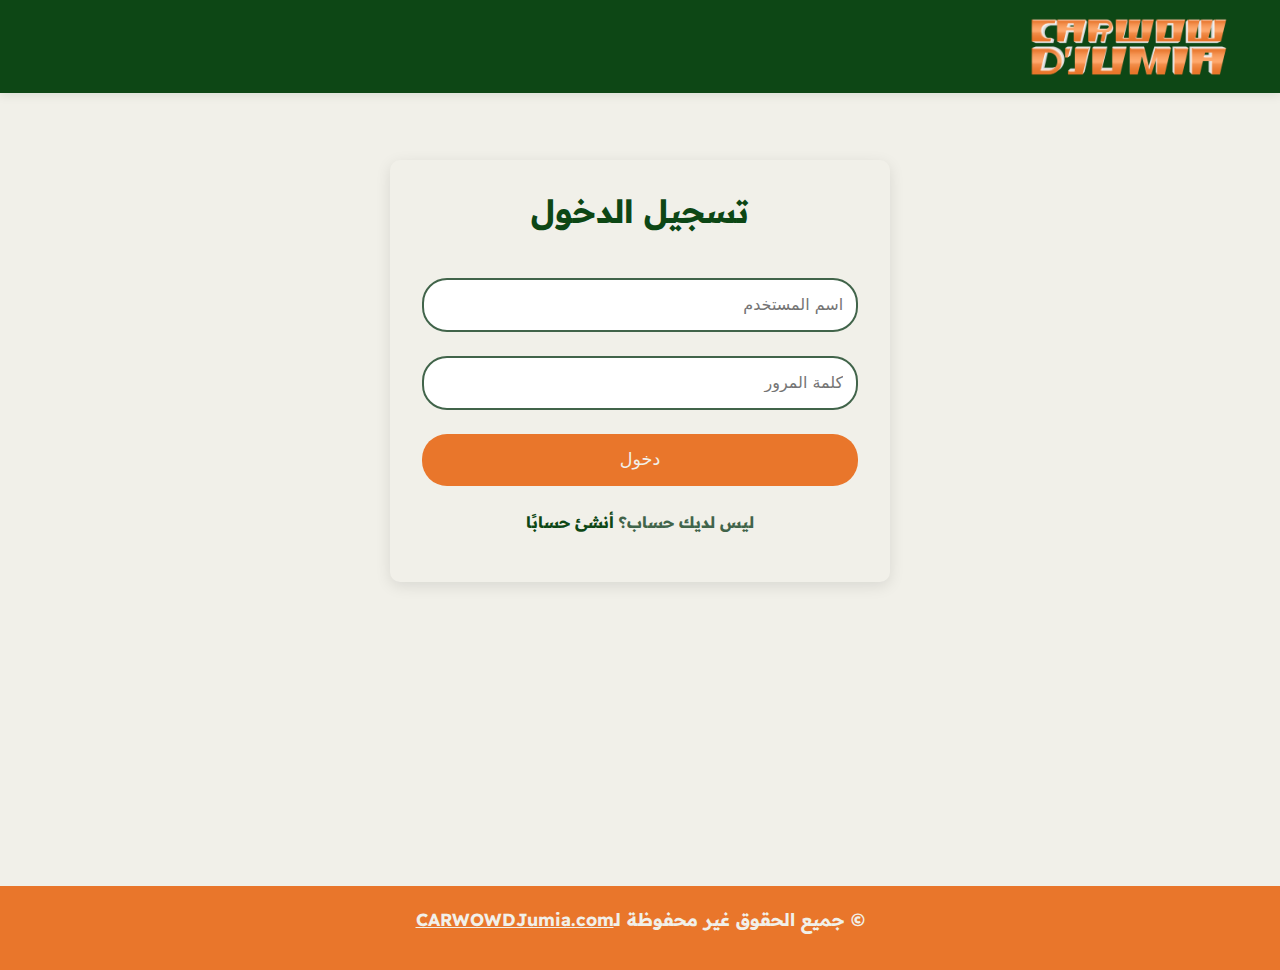
<file: sin_form.html>
<!DOCTYPE html>
<html dir="rtl" lang="ar">
<link href="https://cdn.jsdelivr.net/npm/bootstrap@5.3.0/dist/css/bootstrap.min.css" rel="stylesheet">
<link rel="stylesheet" href="cwj_style.css" />
<head>
	<meta charset="UTF-8">
    <title>تسجيل الدخول</title>
</head>
<body>
    <header>
		<div class="logo">
			<a href="cwj_main.html">
				<img src="./assets/logo.png" alt="CWJ Logo">
			</a>
		</div>
	</header><br><br><br><br>
    <div class="auth-container">
        <form action="sin.php" method="POST">
            <h2>تسجيل الدخول</h2>
            <input type="text" name="username" placeholder="اسم المستخدم" required>
            <input type="password" name="password" placeholder="كلمة المرور" required>
            <button type="submit">دخول</button>
            <p>ليس لديك حساب؟ <a href="sup_form.html">أنشئ حسابًا</a></p>
        </form>
    </div><br><br><br><br>
	<br><br>
	<br><br>
	<br><br>
	<footer>
		<div class="footer-content">
			<p>© جميع الحقوق غير محفوظة لـ<a href="cwj_main.html">CARWOWDJumia.com</a></p>
		</div>
	</footer>
</body>
</html>
</file>
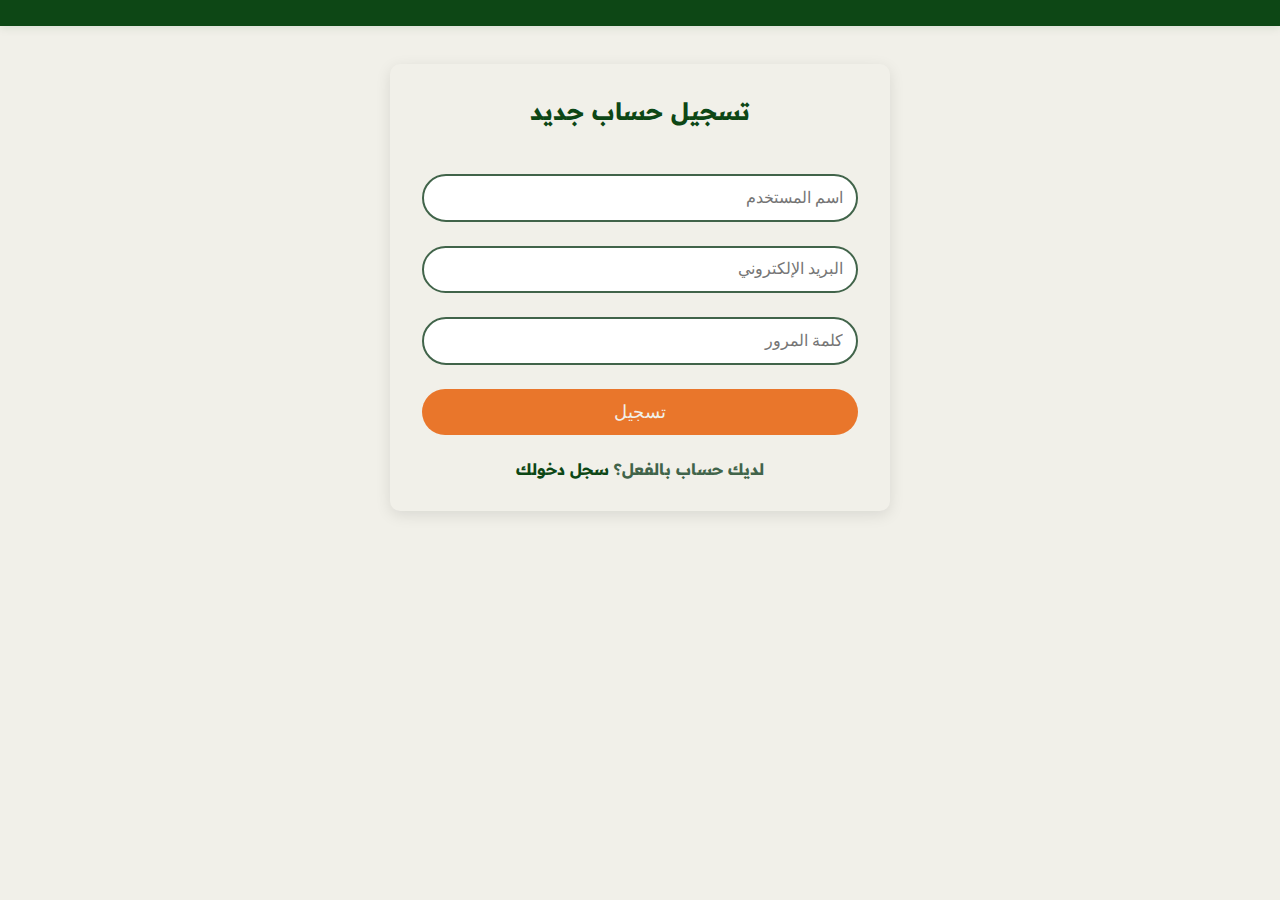
<file: sup_form.html>
<!DOCTYPE html>
<html dir="rtl" lang="ar">
<head>
    <meta charset="UTF-8">
    <title>تسجيل جديد</title>
    <link rel="stylesheet" href="cwj_style.css">
</head>
<body>
    <header><!-- Your existing header --></header>
    
    <div class="auth-container">
        <form action="signup.php" method="POST">
            <h2>تسجيل حساب جديد</h2>
            <input type="text" name="username" placeholder="اسم المستخدم" required>
            <input type="email" name="email" placeholder="البريد الإلكتروني" required>
            <input type="password" name="password" placeholder="كلمة المرور" required>
            <button type="submit">تسجيل</button>
            <p>لديك حساب بالفعل؟ <a href="signin_form.html">سجل دخولك</a></p>
        </form>
    </div>
</body>
</html>
</file>
<file: cwj_style.css>
@font-face {
	font-family: 'HONORSansArabic';
	src: url('./assets/fonts/HONORSansArabic.ttf') format('truetype');
	font-family: 'ReadexPro';
	src: url('./assets/fonts/ReadexPro_Bold.ttf') format('truetype');
}

* {
	margin: 0;
    padding: 0;
    box-sizing: border-box;
}

body {
	background-color: #F1F0E9;
    direction: rtl; /* Right-to-left for Arabic */
}

h1, h2, h3 {
	font-family: 'ReadexPro', sans-serif;
}

p {
	font-family: 'ReadexPro', sans-serif;
}

/* Header Styles */
header {
	display: flex;
    justify-content: space-between;
    align-items: center;
    padding: 0.8rem 4%;
    background-color: #0D4715;
    box-shadow: 0 2px 10px rgba(13, 71, 21, 0.1);
    position: fixed;
    width: 100%;
    top: 0;
    z-index: 1000;
	font-family: 'ReadexPro', sans-serif;
}

.logo {
    margin-right: right; /* Pushes logo to left */
}

.logo img {
    transition: transform 0.3s ease, width 0.8s ease;
    width: 200px;
}

.logo img:hover {
	transform: scale(1.2); /* Pop-up effect */
}

nav {
	display: flex;
	align-items: center;
    gap: 1rem; /* Space between links */
	align-items: left;
}

nav a {
	margin-left: 0; /* Remove left margin */
	font-size: 1rem; /* Bigger font size */
	font-weight: bold; /* Bold font */
	color: #F1F0E9;
	text-decoration: none;
	transition: color 0.3s;
}

nav a:hover {
	color: #E9762B;
}

.auth-buttons {
    display: flex;
    gap: 1rem;
    margin-right: 0.1rem;
}

.auth-buttons a {
    display: flex;
    align-items: center;
    gap: 0.1rem;
    padding: 0.3rem 0.6rem;
    border-radius: 5px;
    text-decoration: none;
    transition: all 0.3s ease;
}

.signin-btn {
    background: #0D4715;
    color: #F1F0E9 !important;
    border: 2px solid #E9762B;
}

.signup-btn {
    background: #0D4715;
    color: #F1F0E9 !important;
    border: 2px solid #F1F0E9;
}

.auth-buttons a:hover {
    transform: translateY(-3px);
    box-shadow: 0 5px 15px #E9762B;
}

.auth-buttons a img {
    width: 28px;
    height: 28px;
    filter: brightness(0) invert(1);
}

/* Hero Section */
.hero {
    display: grid;
    grid-template-columns: 1fr 1fr;
    min-height: 100vh;
    align-items: center;
    padding: 8rem 5% 0;
    direction: ltr; /* Force LTR layout for this section only */
}

.hero-content {
	order: 2; /* Move text to right side */
    direction: rtl; /* Ensure text alignment */
    text-align: right; /* Align text to the right */
    padding-right: 2rem;
    display: flex;
    flex-direction: column;
    gap: 1.5rem;
}

.hero-content h1 {
    font-size: 4.5rem;
    color: #0D4715;
    margin-top: 15rem; /* Add space up h1 */
    line-height: 1.2;
}

.hero-content p {
    color: #41644A;
    font-size: 1.4rem;
    margin-bottom: 2rem;
    line-height: 1.6;
}

.hero > div {
    position: relative;
    width: 100%;
    height: 100%;
    display: flex;
    
    align-items: center;
    direction: ltr; /* Reset for image */
}

.hero > div:last-child { /* Image container */
	order: 1; /* Move image to left side */
    display: flex;
	padding-right: 2rem;
    justify-content: flex-end; /* Align image to left */
}

.hero img {
    max-width: 83%;
    object-fit: contain;
    border-radius: 15px;
    box-shadow: 8px 8px 20px rgba(13, 71, 21, 0.3);
    transition: transform 0.3s ease;
}

.cta-button {
    background-color: #E9762B;
    color: #F1F0E9;
	font-size: 1.2rem;
    padding: 0.6rem 4rem;
    border-radius: 45px;
    text-decoration: none;
    display: inline-block;
    transition: transform 0.4s;
    margin-top: 2rem; /* Add space above button */
	font-family: 'ReadexPro', sans-serif;
}

.cta-button:hover {
	transform: scale(1.06); /* Pop-up effect */
}


/* Featured Cars Section */
.featured-cars {
    padding: 2rem 5%;
    background-color: #F1F0E9;
}

.featured-cars h2 {
    text-align: center;
    font-size: 2.5rem;
    color: #0D4715;
    margin-bottom: 2rem;
}

.car-grid {
    display: grid;
    grid-template-columns: repeat(auto-fit, minmax(250px, 1fr));
    gap: 6rem;
}

.car-card {
    background: #fff;
    border-radius: 4px;
    overflow: hidden;
    box-shadow: 0 4px 10px rgba(13, 71, 21, 0.1);
    transition: transform 0.3s ease;
}

.car-card:hover {
    transform: translateY(-5px);
}

.car-card img {
    width: 100%;
    height: 65%;
    object-fit: fill;
}

.car-card h3 {
    font-size: 1.2rem;
    color: #0D4715;
    padding: 1rem;
	text-align: left;
}

.car-card p {
    font-size: 1.4rem;
    color: #41644A;
    padding: 0rem 1rem;
	text-align: left;
}

/* Videos Section */
.videos {
	padding: 4rem 5%;
    background-color: #F1F0E9;
    text-align: center;
}

.videos h2 {
	font-size: 2.5rem;
    color: #0D4715;
    margin-bottom: 2rem;
}

.video-container {
	display: flex;
    justify-content: center;
    gap: 2rem;
    flex-wrap: nowrap;
}

.video-container iframe {
    width: 100%;
    max-width: 500px;
    height: 300px;
    border-radius: 10px;
}

/* Testimonials Section */
.testimonials {
	padding: 4rem 5%;
	background-color: #F1F0E9;
	text-align: center;
}

.testimonials h2 {
	font-size: 2.5rem;
	color: #0D4715;
	margin-bottom: 2rem;
}

.slider {
	display: flex;
	overflow-x: auto;
	gap: 2rem;
	padding: 1rem;
}

.slide {
	flex: 0 0 auto;
	width: 300px;
	background: #fff;
	border-radius: 15px;
	padding: 1.5rem;
	box-shadow: 0 4px 10px rgba(13, 71, 21, 0.1);
	text-align: center;
}

.slide img {
	width: 90px;
	height: 90px;
	border-radius: 50%;
	margin-bottom: 1rem;
}

.slide h3 {
	font-size: 1.5rem;
	color: #0D4715;
}

.slide p {
	font-size: 1rem;
	color: #41644A;
}

/* Footer Styles */
footer {
	background-color: #E9762B;
    padding: 1.3rem 5%;
    text-align: center;
    font-size: 1.1rem;
    color: #F1F0E9;
    margin-top: auto;
}

footer a {
    color: #F1F0E9;
    text-decoration: underline;
}

/* 







            The  shop Page









*/

/* Shop Layout */
.shop-container {
    display: flex;
    margin-top: 80px;
    position: relative;
}

.shop-sidebar {
    width: 250px;
    background: #0D4715;
    padding: 2rem;
    position: fixed;
    height: calc(100vh - 80px);
    color: #F1F0E9;
}

.shop-main {
    flex: 1;
    margin-right: 250px;
    padding: 2rem;
}

/* Categories Sidebar */
.shop-sidebar h3 {
    font-size: 1.5rem;
    border-bottom: 2px solid #E9762B;
    padding-bottom: 1rem;
    margin-bottom: 1.5rem;
}

.shop-sidebar ul {
    list-style: none;
    padding: 0;
}

.shop-sidebar li a {
    color: #F1F0E9;
    text-decoration: none;
    display: block;
    padding: 0.8rem;
    border-radius: 5px;
    transition: all 0.3s ease;
}

.shop-sidebar li a:hover {
    background: #41644A;
}

/* Filter Navigation */
.shop-filter {
    display: flex;
    gap: 1rem;
    margin-bottom: 2rem;
    flex-wrap: wrap;
}

.filter-btn {
    background: #F1F0E9;
    border: 2px solid #0D4715;
    color: #0D4715;
    padding: 0.5rem 1.5rem;
    border-radius: 25px;
    cursor: pointer;
    transition: all 0.3s ease;
}

.filter-btn.active,
.filter-btn:hover {
    background: #0D4715;
    color: #F1F0E9;
}

/* Cars Grid */
.shop-grid {
    display: grid;
    grid-template-columns: repeat(auto-fill, minmax(300px, 1fr));
    gap: 2rem;
}

.shop-card {
    background: white;
    border-radius: 10px;
    overflow: hidden;
    box-shadow: 0 4px 15px rgba(0,0,0,0.1);
    transition: transform 0.3s ease;
}

.shop-card:hover {
    transform: translateY(-5px);
}

.shop-card img {
    width: 100%;
    height: 200px;
    object-fit: cover;
}

.car-info {
    padding: 1.5rem;
}

.car-details {
    display: flex;
    justify-content: space-between;
    margin: 1rem 0;
    color: #41644A;
    font-size: 0.9rem;
}

.car-price {
    display: flex;
    justify-content: space-between;
    align-items: center;
    margin-top: 1rem;
}

.car-price p {
    color: #0D4715;
    font-weight: bold;
    font-size: 1.2rem;
}

.view-btn {
    background: #E9762B;
    color: #F1F0E9;
    border: none;
    padding: 0.5rem 1rem;
    border-radius: 20px;
    cursor: pointer;
    transition: background 0.3s ease;
}

.view-btn:hover {
    background: #d16623;
}


/*


Authentication Styles 


*/
.auth-container {
    max-width: 500px;
    margin: 4rem auto;
    padding: 2rem;
    background: #F1F0E9;
    border-radius: 10px;
    box-shadow: 0 4px 15px rgba(0,0,0,0.1);
}

.auth-container h2 {
    color: #0D4715;
    margin-bottom: 1.5rem;
    text-align: center;
}

.auth-container form {
    display: flex;
    flex-direction: column;
    gap: 1.5rem;
}

.auth-container input {
    padding: 0.8rem;
    border: 2px solid #41644A;
    border-radius: 25px;
    font-size: 1rem;
}

.auth-container button {
    background: #E9762B;
    color: #F1F0E9;
    padding: 0.8rem;
    border: none;
    border-radius: 25px;
    font-size: 1.1rem;
    cursor: pointer;
    transition: background 0.3s ease;
}

.auth-container button:hover {
    background: #d16623;
}

.auth-container p {
    text-align: center;
    color: #41644A;
}

.auth-container a {
    color: #0D4715;
    text-decoration: none;
    font-weight: bold;
}


/*Sidebar Container Alignment*/
.shop-sidebar {
	text-align: center; /* Center-align all text */
	width: 200px;
}

.shop-sidebar li {
  display: flex;
  justify-content: center; /* Horizontally center content */
}

.shop-sidebar li a {
  padding: 0.8rem 1.5rem; /* Increase padding for better centering */
  width: 100%; /* Full width for centering */
  text-align: center; /* Ensure text alignment */
}

.shop-sidebar li a:hover {
  padding-left: 0.8rem; /* Remove left padding shift */
  background: #41644A; /* Keep background color */
}

.shop-sidebar li:not(:last-child)::after {
  left: 10%; /* Center the separator line */
  right: 10%;
}

/* Modal Styles */
.modal {
  display: none;
  position: fixed;
  z-index: 2000;
  padding-top: 100px;
  left: 0;
  top: 0;
  width: 100%;
  height: 100%;
  overflow: auto;
  background-color: rgba(41, 41, 41, 0.479);
}

.modal-content {
  background-color: #F1F0E9;
  margin: auto;
  padding: 2rem;
  border-radius: 15px;
  width: 80%;
  max-width: 900px;
  box-shadow: 0 5px 30px rgba(0,0,0,0.3);
  position: relative;
}

.close {
  color: #F1F0E9;
  position: absolute;
  top: 15px;
  right: 15px;
  font-size: 35px;
  font-weight: bold;
  transition: 0.3s;
  z-index: 20; /* Higher than carousel z-index */
  background: rgba(13, 71, 21, 0.7);
  width: 40px;
  height: 40px;
  display: flex;
  align-items: center;
  justify-content: center;
  border-radius: 50%;
  line-height: 1;
}

.close:hover {
  background: #E9762B;
  transform: scale(1.0);
}
.close:focus {
  color: #E9762B;
  text-decoration: none;
  cursor: pointer;
}

/* Carousel Styles */
.carousel {
  position: relative;
  margin-bottom: 2rem;
  overflow: hidden;
  aspect-ratio: 3/2; /* Enforce 3:2 aspect ratio */
}

.carousel-image {
  width: 100%;
  height: 100%;
  object-fit: cover;
  border-radius: 10px;
  box-shadow: 0 4px 15px rgba(0,0,0,0.2);
}


/* Navigation Buttons */
.prev, .next {
  cursor: pointer;
  position: absolute;
  top: 50%;
  transform: translateY(-50%); /* Center vertically */
  width: 40px;
  height: 40px;
  display: flex;
  align-items: center;
  justify-content: center;
  background: rgba(13, 71, 21, 0.7);
  color: white;
  font-weight: bold;
  font-size: 24px;
  transition: 0.3s ease;
  border-radius: 50%;
  user-select: none;
}

.prev {
  left: 15px;
}

.next {
  right: 15px;
}

.prev:hover, .next:hover {
  background-color: #E9762B;
  transform: translateY(-50%) scale(1.1);
}

/* Modal Content Styles */
.modal-car-info {
  padding: 0 1rem;
}

.modal-car-title {
  font-size: 2rem;
  color: #0D4715;
  margin-bottom: 1rem;
}

.modal-car-tags {
  display: flex;
  flex-wrap: wrap;
  gap: 0.7rem;
  margin: 1rem 0;
}
</file>
